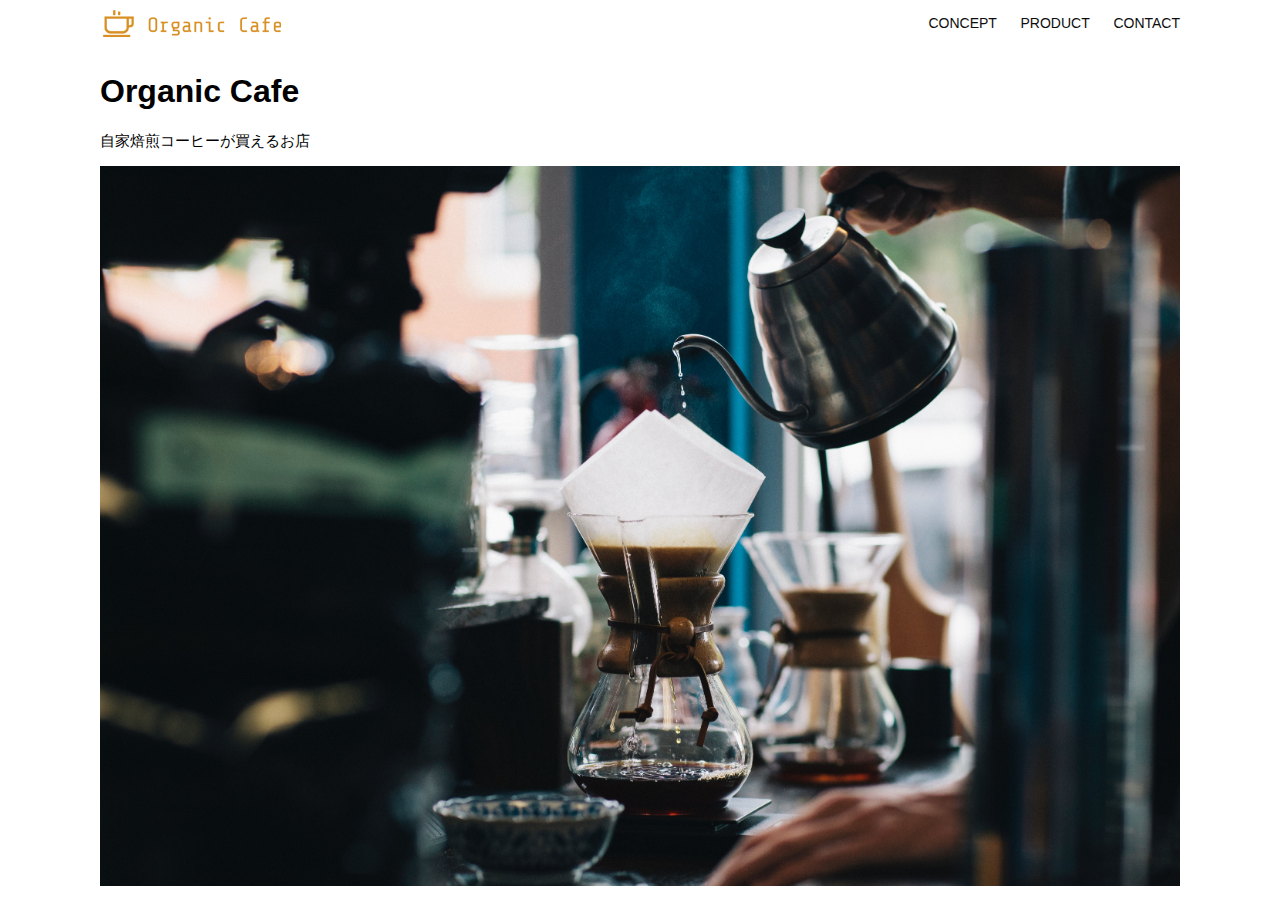
<file: html-css-kadai_013/index.html>
<!DOCTYPE html>
<html>
  <head>
    <title>Organic Cafe</title>
    <meta charset="UTF-8" />
    <meta name="description" content="自家焙煎のコーヒーがお家で楽しめるOrganic Cafe"/>
    <meta name="viewport" content="width=device-width, initial-scale=1.0" />
    <link rel="stylesheet" href="style.css" />
  </head>
  <body>
    <!-- ヘッダー -->
    <header>
      <!-- ロゴ -->
      <a href="index.html" id="logo"><img src="images/logo.png" alt="トップページに戻る"/></a>

      <!-- PC用ナビゲーション -->
      <nav id="nav-pc">
        <a href="index.html#concept">CONCEPT</a>
        <a href="index.html#product">PRODUCT</a>
        <a href="index.html#contact">CONTACT</a>
      </nav>
    </header>

        <!-- スマホ用メニューボタン -->
        <img id="menu-sp" src="images/button-menu.png" alt="ナビゲーションを開く" onclick="document.getElementById('nav-sp').style.display = 'block'">

        <!-- スマホ用ナビゲーション -->
        <nav id="nav-sp">
          <ul>
            <li>
              <img id="close" src="images/button-close.png" alt="ナビゲーションを閉じる" onclick="document.getElementById('nav-sp').style.display = 'none'">
            </li>
            <li>
              <a id="logo-sp" href="index.html" onclick="document.getElementById('nav-sp').style.display = 'none'">
                <img src="images/logo-sp.png" alt="トップページに戻る">
              </a>
            </li>
            <li>
              <a class="menu" href="index.html#concept" onclick="document.getElementById('nav-sp').style.display = 'none'">CONCEPT</a>
            </li>
            <li>
              <a class="menu" href="index.html#product" onclick="document.getElementById('nav-sp').style.display = 'none'">PRODUCT</a>
            </li>
            <li><a class="menu" href="index.html#contact" onclick="document.getElementById('nav-sp').style.display = 'none'">CONTACT</a>
            </li>
          </ul>
        </nav>

    <main>
      <article>
        <!-- メインビジュアル -->
        <section id="main-visual">
          <div id="main-message">
            <h1>Organic Cafe</h1>
            <p>自家焙煎コーヒーが買えるお店</p>
          </div>
          <img src="images/main-image.jpg" alt="コーヒーをハンドドリップで淹れる画像"/>
        </section>
      </article>
    </main>
  </body>
</html>
</file>
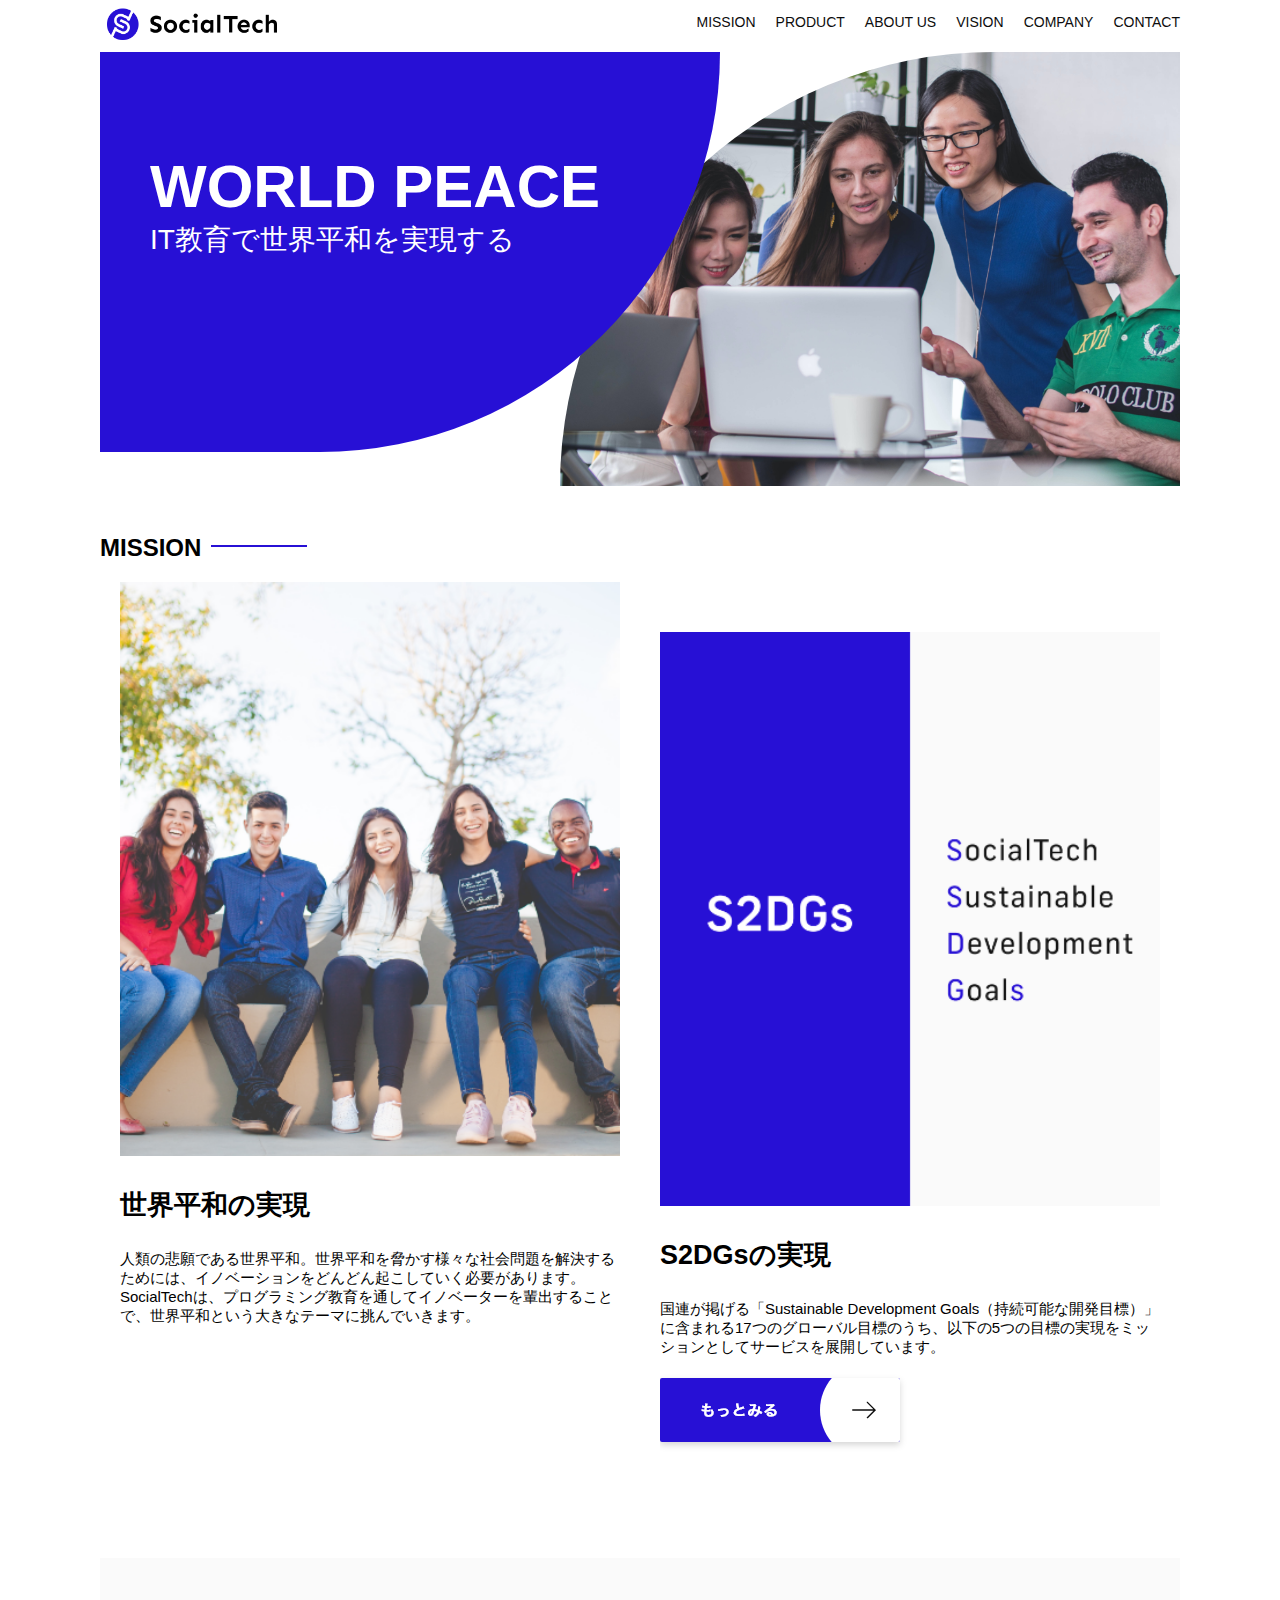
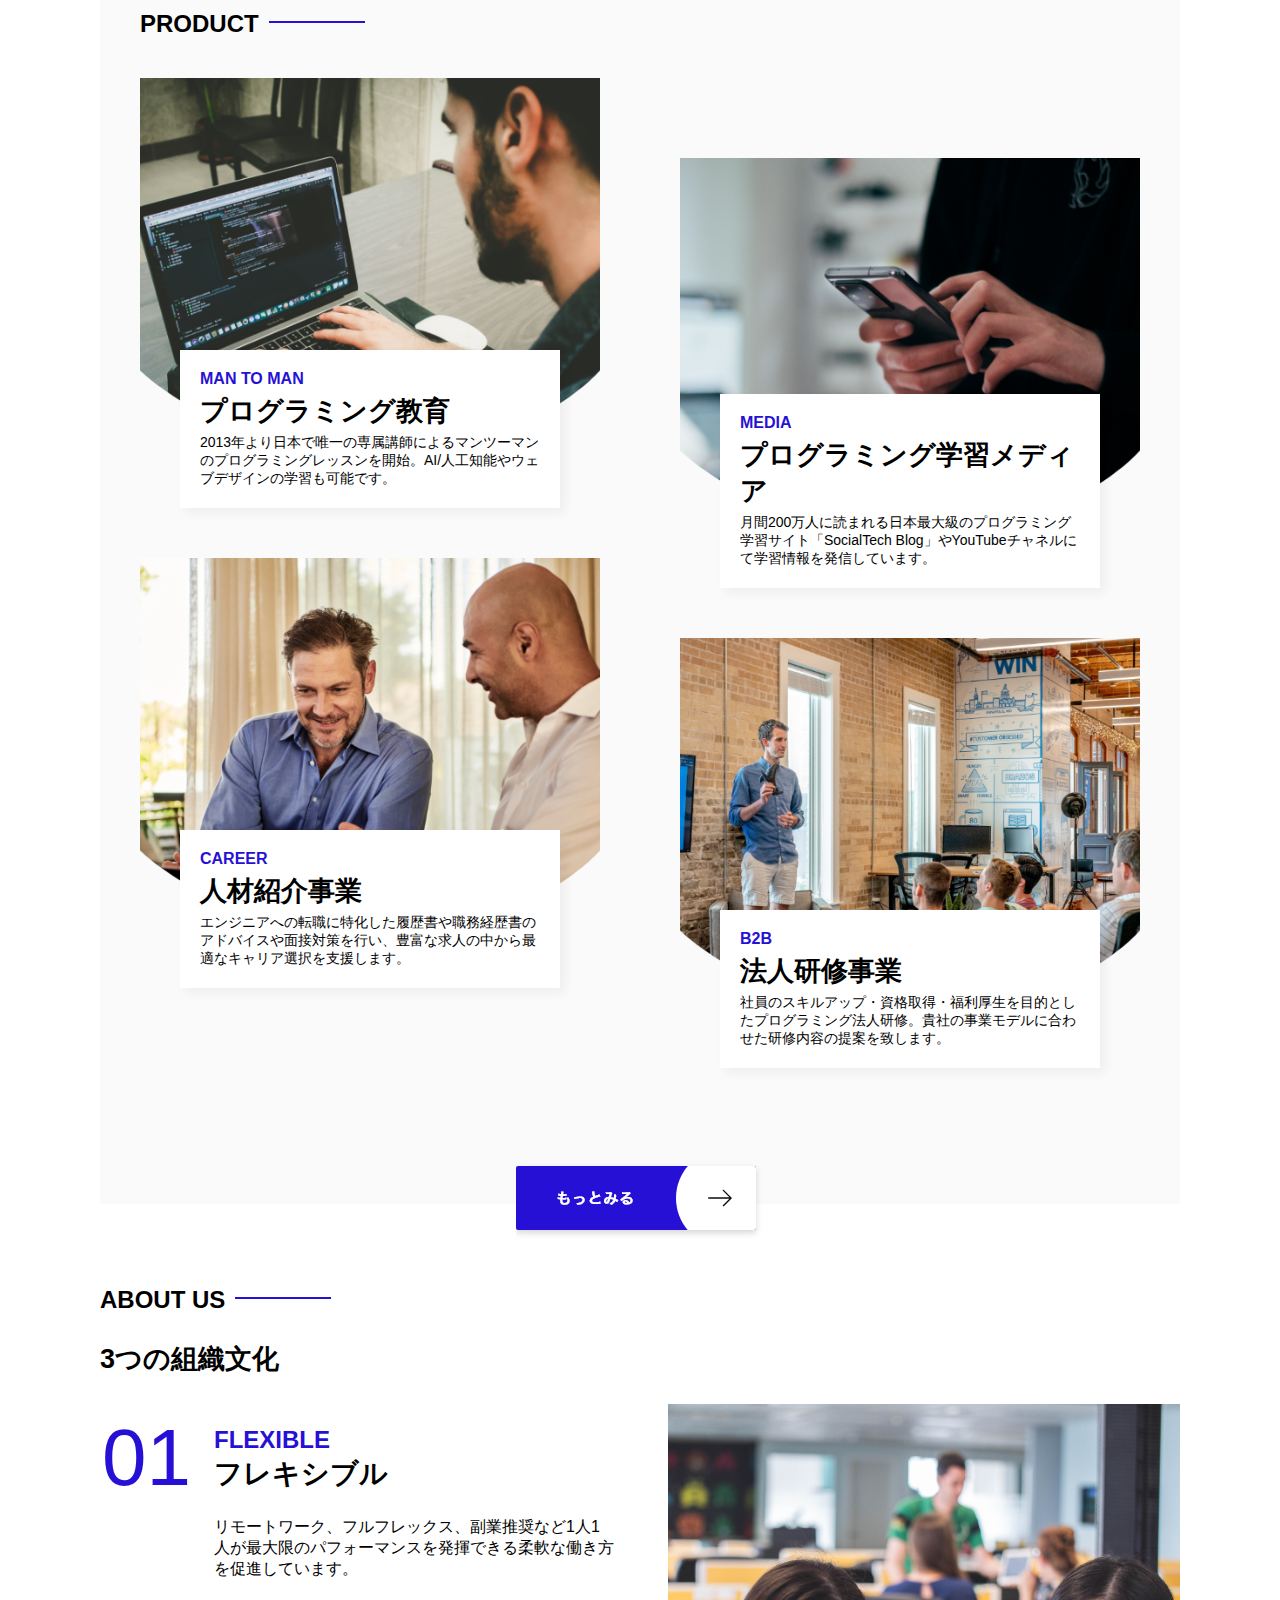
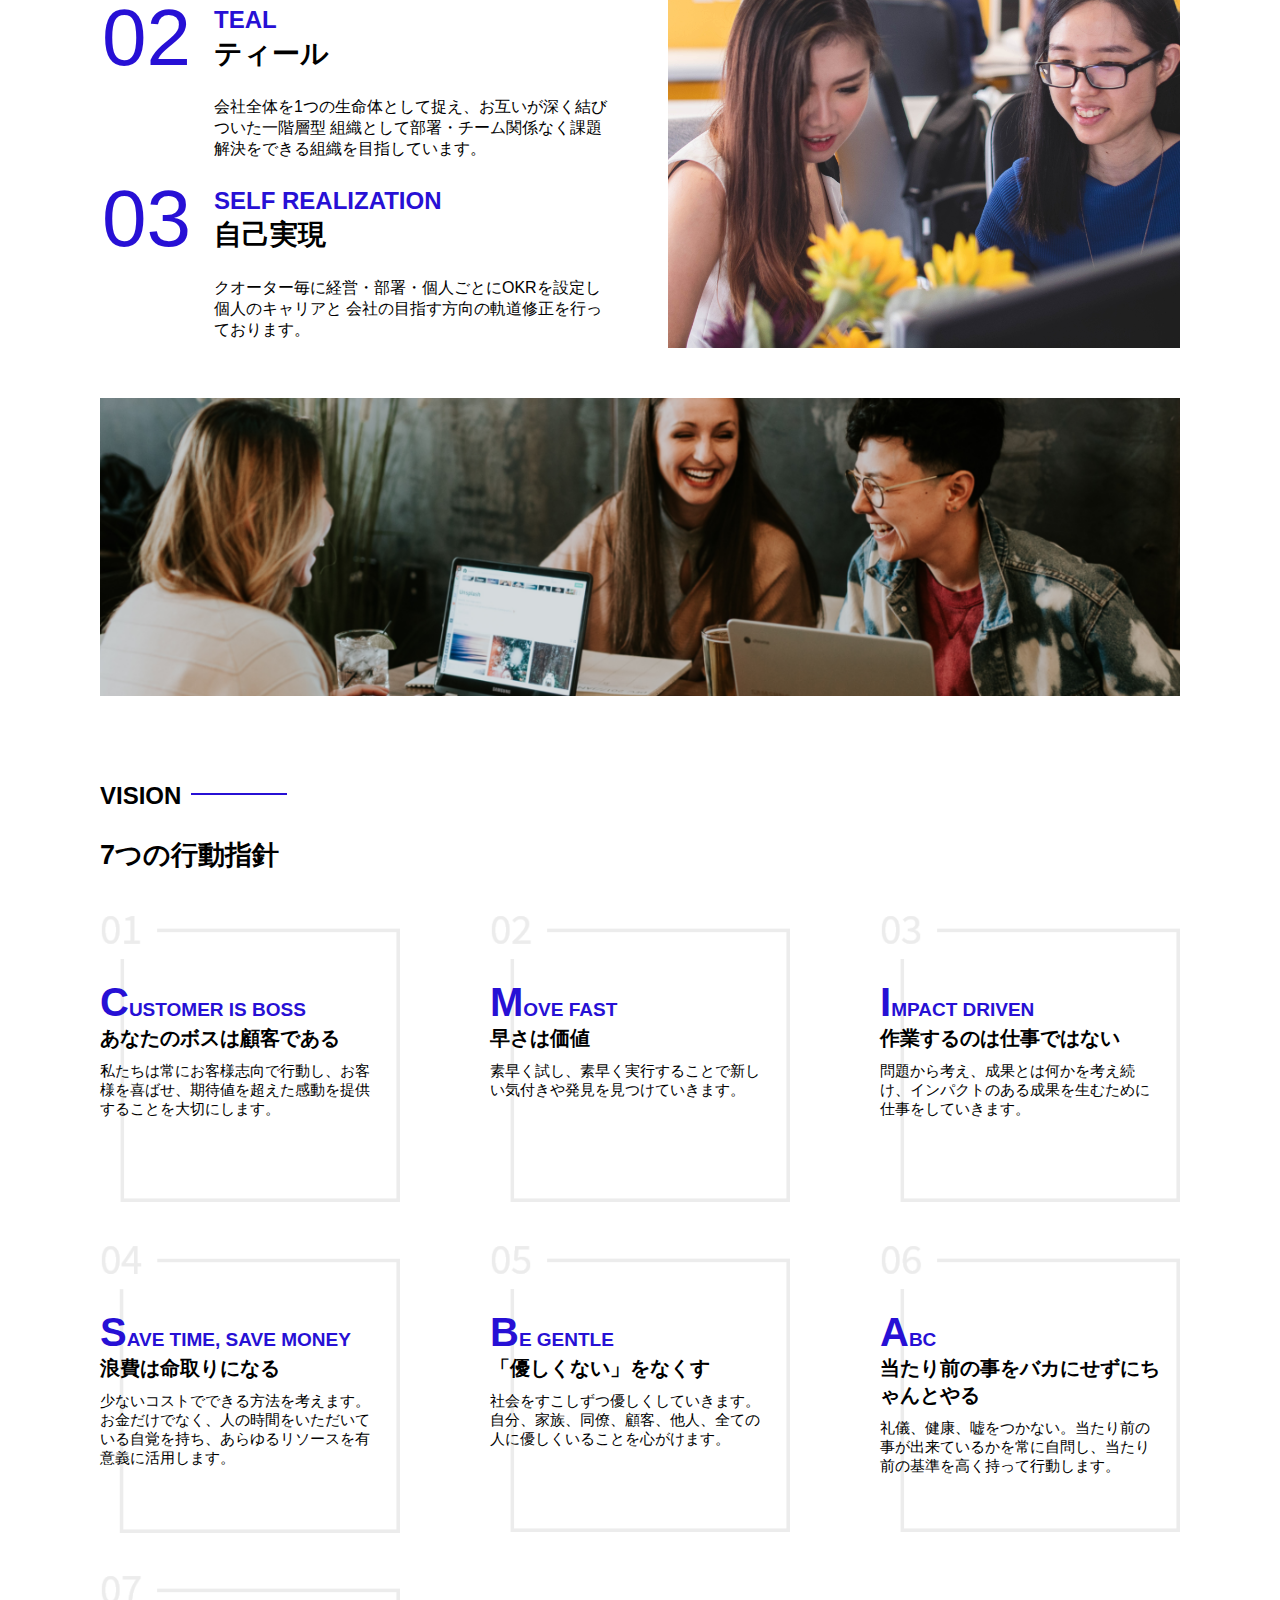
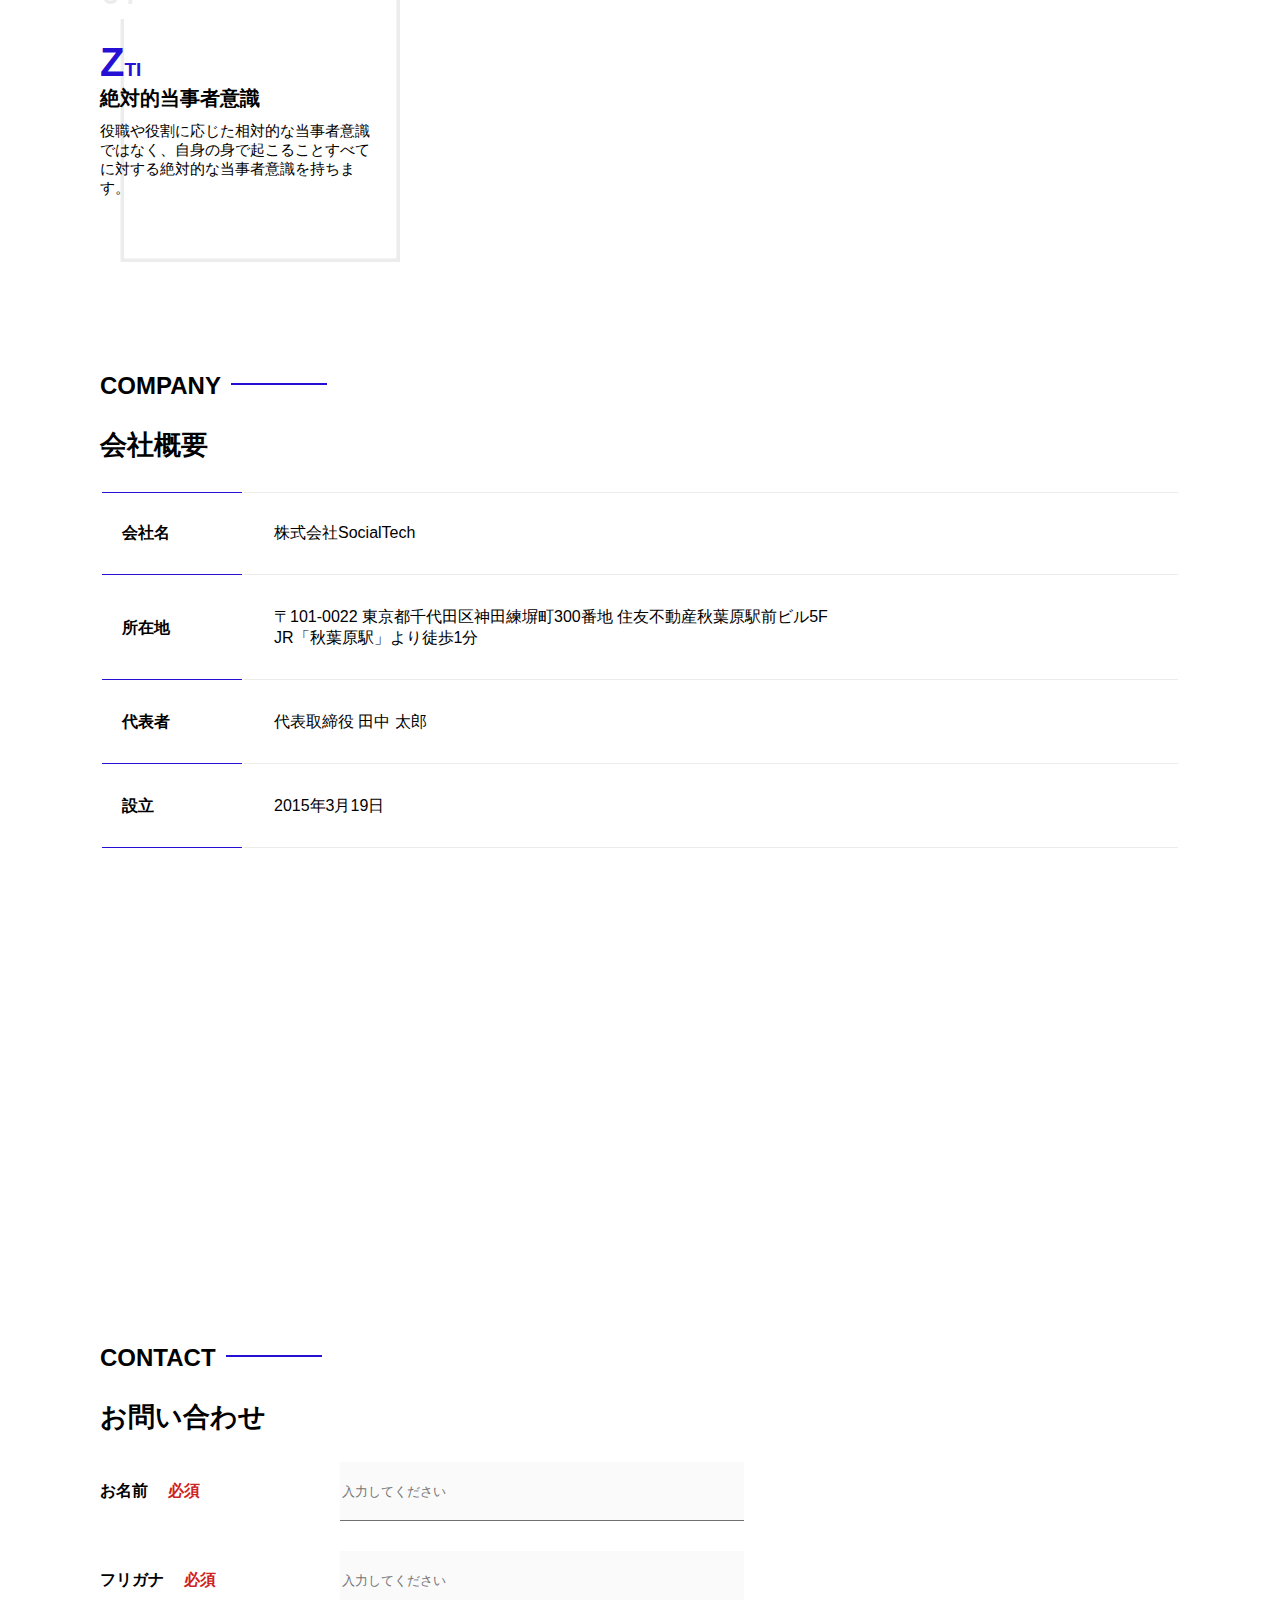
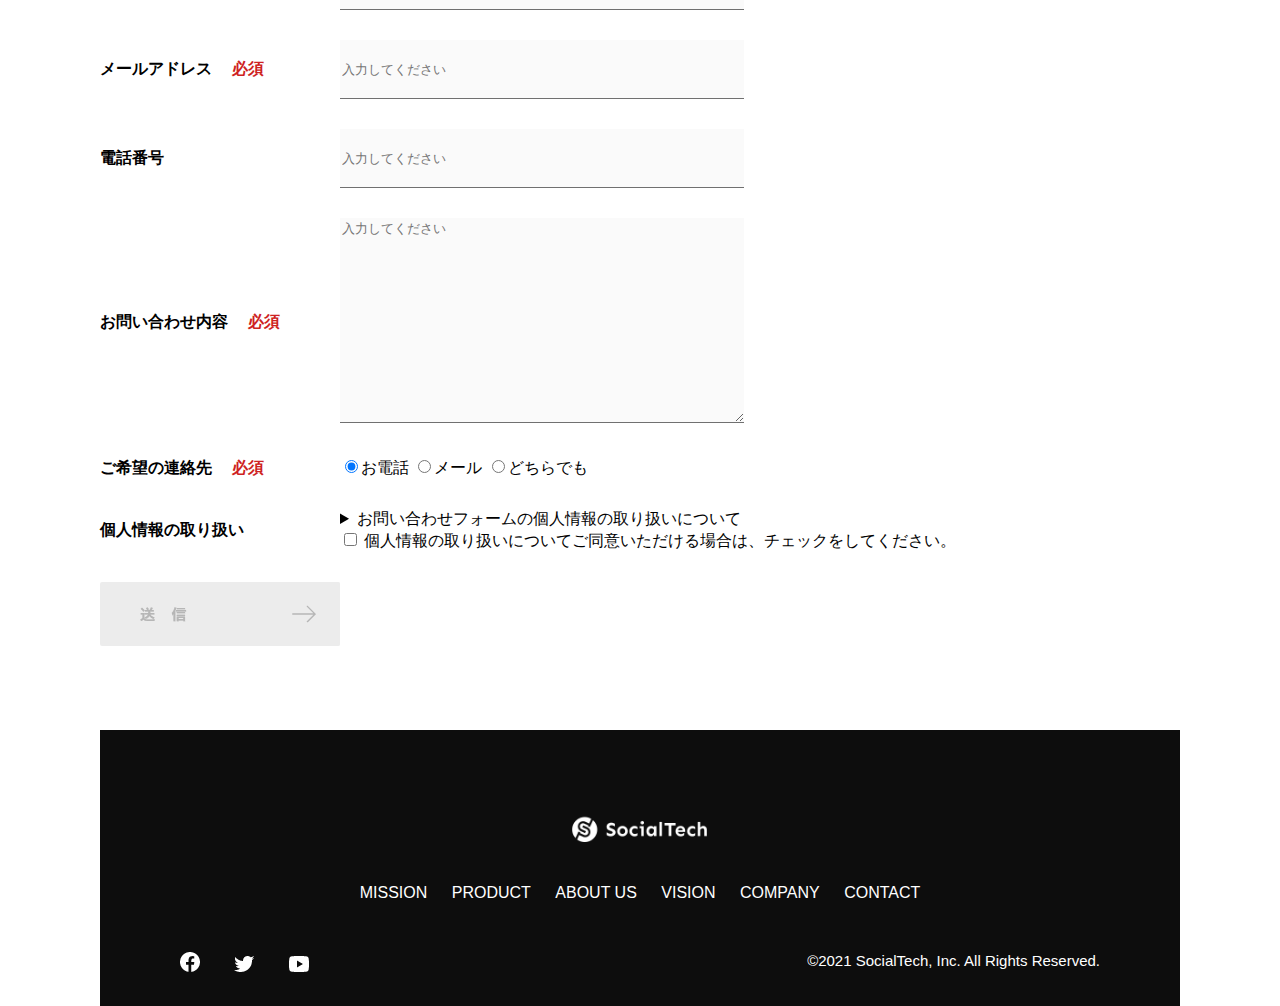
<file: socialtech/index.html>
<!DOCTYPE html>
<html>
  <head>
    <title>SocialTech</title>
    <meta charset="utf-8">
    <meta name="description" content="SocialTechはEdTech業界のリーディングカンパニーを目指します。">
    <meta name="viewport" content="width=device-width, initial-scale=1.0">
    <link rel="stylesheet" href="style.css">
  </head>

  <body>
    <header>
      <a href="index.html" id="logo">
        <img src="images/logo.png" alt="トップページに戻る">
      </a>

      <nav id="nav-pc">
        <ul>
          <li><a href="mission.html">MISSION</a></li>
          <li><a href="product.html">PRODUCT</a></li>
          <li><a href="index.html#aboutus">ABOUT US</a></li>
          <li><a href="index.html#vision">VISION</a></li>
          <li><a href="index.html#company">COMPANY</a></li>
          <li><a href="index.html#contact">CONTACT</a></li>
        </ul>
      </nav>

      <button id="menu-sp" onclick="document.getElementById('nav-sp').style.display = 'block'">
        <img src="images/button-menu.png" alt="ナビゲーションを開く">
      </button>

      <div id="nav-sp">
        <button id="close" onclick="document.getElementById('nav-sp').style.display = 'none'">
          <img src="images/button-close.png" alt="ナビゲーションを閉じる">
        </button>

        <nav>
          <ul>
            <li>
              <a id="logo-sp" href="index.html" onclick="document.getElementById('nav-sp').style.display = 'none'"><img src="images/logo-sp.png" alt="トップページに戻る"></a>
            </li>
            <li><a class="menu" href="mission.html" onclick="document.getElementById('nav-sp').style.display = 'none'">MISSION</a></li>
            <li><a class="menu" href="product.html" onclick="document.getElementById('nav-sp').style.display = 'none'">PRODUCT</a></li>
            <li><a class="menu" href="index.html#aboutus" onclick="document.getElementById('nav-sp').style.display = 'none'">ABOUT US</a></li>
            <li><a class="menu" href="index.html#vision" onclick="document.getElementById('nav-sp').style.display = 'none'">VISION</a></li>
            <li><a class="menu" href="index.html#company" onclick="document.getElementById('nav-sp').style.display = 'none'">COMPANY</a></li>
            <li><a class="menu" href="index.html#contact" onclick="document.getElementById('nav-sp').style.display = 'none'">CONTACT</a></li>
          </ul>
        </nav>
        <div id="sns">
          <a href="https://www.facebook.com/sejuku2013">
            <img src="images/button-facebook.png" alt="Facebookのリンク">
          </a>
          <a href="https://twitter.com/samuraijuku">
            <img src="images/button-twitter.png" alt="Twitterのリンク">
          </a>
          <a href="https://www.youtube.com/channel/UCCFOQO5aDK0xXam4cUQXT8g">
            <img src="images/button-youtube.png" alt="YouTubeのリンク">
          </a>
        </div>
      </div>
    </header>

    <main>
      <article>
        <section id="main-visual">
          <div id="main-message">
            <h1>WORLD PEACE</h1>
            <p>IT教育で世界平和を実現する</p>
          </div>
          <img src="images/index/index-main.png" alt="PCの周りに集まる多国籍の仲間たち">
        </section>

        <section id="mission">
          <h2 class="index-h2">MISSION</h2>
          <div id="mission-flex">
            <div>
              <img id="mission-photo" src="images/index/index-mission.png" alt="屋外のベンチで写真を撮影する多国籍の仲間たち">
              <h3>世界平和の実現</h3>
              <p>人類の悲願である世界平和。世界平和を脅かす様々な社会問題を解決するためには、イノベーションをどんどん起こしていく必要があります。SocialTechは、プログラミング教育を通してイノベーターを輩出することで、世界平和という大きなテーマに挑んでいきます。</p>
            </div>
            <div>
              <img id="s2dgs" src="images/index/s2dgs.png" alt="S2DGs">
              <h3>S2DGsの実現</h3>
              <p>国連が掲げる「Sustainable Development Goals（持続可能な開発目標）」に含まれる17つのグローバル目標のうち、以下の5つの目標の実現をミッションとしてサービスを展開しています。</p>
              <a href="mission.html">
                <img src="images/button-more.png" alt="もっとみる">
              </a>
            </div>
          </div>
        </section>

        <section id="product">
          <h2 class="index-h2">PRODUCT</h2>
          <div class="product-flex">
            <div id="product-left">
              <div>
                <img class="product-photo" src="images/index/index-mantoman.png" alt="PCでコードを書く男性">
                <div class="product-explain">
                  <span>MAN TO MAN</span>
                  <h3>プログラミング教育</h3>
                  <p>2013年より日本で唯一の専属講師によるマンツーマンのプログラミングレッスンを開始。AI/人工知能やウェブデザインの学習も可能です。</p>
                </div>
              </div>
              <div>
                <img class="product-photo" src="images/index/index-career.png" alt="笑顔で話し合う2人の男性">
                <div class="product-explain">
                  <span>CAREER</span>
                  <h3>人材紹介事業</h3>
                  <p>エンジニアへの転職に特化した履歴書や職務経歴書のアドバイスや面接対策を行い、豊富な求人の中から最適なキャリア選択を支援します。</p>
                </div>
              </div>
            </div>
            <div id="product-right">
              <div>
                <img class="product-photo" src="images/index/index-media.png" alt="スマートフォンを操作する人">
                <div class="product-explain">
                  <span>MEDIA</span>
                  <h3>プログラミング学習メディア</h3>
                  <p>月間200万人に読まれる日本最大級のプログラミング学習サイト「SocialTech Blog」やYouTubeチャネルにて学習情報を発信しています。</p>
                </div>
              </div>
              <div>
                <img class="product-photo" src="images/index/index-b2b.png" alt="講演中の男性とそれを聴く人々">
                <div class="product-explain">
                  <span>B2B</span>
                  <h3>法人研修事業</h3>
                  <p>社員のスキルアップ・資格取得・福利厚生を目的としたプログラミング法人研修。貴社の事業モデルに合わせた研修内容の提案を致します。</p>
                </div>
              </div>
            </div>
          </div>
          <div id="product-more">
            <a href="product.html">
              <img src="images/button-more.png" alt="もっとみる">
            </a>
          </div>
        </section>

        <section id="aboutus">
          <h2 class="index-h2">ABOUT US</h2>
          <h3>3つの組織文化</h3>
          <div>
            <table class="culture-table">
              <tr>
                <td class="culture-num">01</td>
                <th><span class="culture-en">FLEXIBLE</span><br>フレキシブル</th>
              </tr>
              <tr>
                <td>
                </td>
                <td class="culture-description">リモートワーク、フルフレックス、副業推奨など1人1人が最大限のパフォーマンスを発揮できる柔軟な働き方を促進しています。</td>
              </tr>
              <tr>
                <td class="culture-num">02</td>
                <th><span class="culture-en">TEAL</span><br>ティール</th>
              </tr>
              <tr>
                <td>
                </td>
                <td class="culture-description">会社全体を1つの生命体として捉え、お互いが深く結びついた一階層型 組織として部署・チーム関係なく課題解決をできる組織を目指しています。</td>
              </tr>
              <tr>
                <td class="culture-num">03</td>
                <th><span class="culture-en">SELF REALIZATION</span><br>自己実現</th>
              </tr>
              <tr>
                <td>
                </td>
                <td class="culture-description">クオーター毎に経営・部署・個人ごとにOKRを設定し個人のキャリアと 会社の目指す方向の軌道修正を行っております。</td>
              </tr>
            </table>
            <img class="culture-img" src="images/index/index-aboutus1.png" alt="笑顔で話し合う2人の女性">
          </div>
          <img class="culture-img2" src="images/index/index-aboutus2.png" alt="笑顔で話し合う3人の男女">
        </section>

        <section id="vision">
          <h2 class="index-h2">VISION</h2>
          <h3>7つの行動指針</h3>
          <div>
            <div class="vision-box">
              <img src="images/index/vision-01.png" alt="01">
              <div>
                <h4>CUSTOMER IS BOSS</h4>
                <h5>あなたのボスは顧客である</h5>
                <p>私たちは常にお客様志向で行動し、お客様を喜ばせ、期待値を超えた感動を提供することを大切にします。</p>
              </div>
            </div>
            <div class="vision-box">
              <img src="images/index/vision-02.png" alt="02">
              <div>
                <h4>MOVE FAST</h4>
                <h5>早さは価値</h5>
                <p>素早く試し、素早く実行することで新しい気付きや発見を見つけていきます。</p>
              </div>
            </div>
            <div class="vision-box">
              <img src="images/index/vision-03.png" alt="03">
              <div>
                <h4>IMPACT DRIVEN</h4>
                <h5>作業するのは仕事ではない</h5>
                <p>問題から考え、成果とは何かを考え続け、インパクトのある成果を生むために仕事をしていきます。</p>
              </div>
            </div>
            <div class="vision-box">
              <img src="images/index//vision-04.png" alt="04">
              <div>
                <h4>SAVE TIME, SAVE MONEY</h4>
                <h5>浪費は命取りになる</h5>
                <p>少ないコストでできる方法を考えます。お金だけでなく、人の時間をいただいている自覚を持ち、あらゆるリソースを有意義に活用します。</p>
              </div>
            </div>
            <div class="vision-box">
              <img src="images/index/vision-05.png" alt="05">
              <div>
                <h4>BE GENTLE</h4>
                <h5>「優しくない」をなくす</h5>
                <p>社会をすこしずつ優しくしていきます。自分、家族、同僚、顧客、他人、全ての人に優しくいることを心がけます。</p>
              </div>
            </div>
            <div class="vision-box">
              <img src="images/index/vision-06.png" alt="06">
              <div>
                <h4>ABC</h4>
                <h5>当たり前の事をバカにせずにちゃんとやる</h5>
                <p>礼儀、健康、嘘をつかない。当たり前の事が出来ているかを常に自問し、当たり前の基準を高く持って行動します。</p>
              </div>
            </div>
            <div class="vision-box">
              <img src="images/index/vision-07.png" alt="07">
              <div>
                <h4>ZTI</h4>
                <h5>絶対的当事者意識</h5>
                <p>役職や役割に応じた相対的な当事者意識ではなく、自身の身で起こることすべてに対する絶対的な当事者意識を持ちます。</p>
              </div>
            </div>
          </div>
        </section>

        <section id="company">
          <h2 class="index-h2">COMPANY</h2>
          <h3>会社概要</h3>
          <table id="company-table">
            <tr>
              <th class="tableheader tableheader-first">会社名</th>
              <td class="cell cell-first">株式会社SocialTech</td>
            </tr>
            <tr>
              <th class="tableheader">所在地</th>
              <td class="cell">〒101-0022 東京都千代田区神田練塀町300番地 住友不動産秋葉原駅前ビル5F<br>JR「秋葉原駅」より徒歩1分</td>
            </tr>
            <tr>
              <th class="tableheader">代表者</th>
              <td class="cell">代表取締役 田中 太郎</td>
            </tr>
            <tr>
              <th class="tableheader">設立</th>
              <td class="cell">2015年3月19日</td>
            </tr>
          </table>
          <iframe src="https://www.google.com/maps/embed?pb=!1m18!1m12!1m3!1d3240.0688551336807!2d139.7720776771055!3d35.69992317258124!2m3!1f0!2f0!3f0!3m2!1i1024!2i768!4f13.1!3m3!1m2!1s0x60188fee13660e23%3A0x77137876edf742ac!2z5L2P5Y-L5LiN5YuV55Sj56eL6JGJ5Y6f6aeF5YmN44OT44Or!5e0!3m2!1sja!2sjp!4v1704858013291!5m2!1sja!2sjp" style="border: 0" allowfullscreen="" loading="lazy"></iframe>
        </section>

        <section id="contact">
          <h2 class="index-h2">CONTACT</h2>
          <h3>お問い合わせ</h3>
          <form>
            <div>
              <div class="contact-heading">
                <label class="contact-label">お名前<span class="contact-span">必須</span></label>
              </div>
              <div>
                <input type="text" name="name" placeholder="入力してください" class="contact-textbox">
              </div>
            </div>
            <div>
              <div class="contact-heading">
                <label class="contact-label">フリガナ<span class="contact-span">必須</span></label>
              </div>
              <div>
                <input type="text" name="hurigana" placeholder="入力してください" class="contact-textbox">
              </div>
            </div>
            <div>
              <div class="contact-heading">
                <label class="contact-label">メールアドレス<span class="contact-span">必須</span></label>
              </div>
              <div>
                <input type="text" name="email" placeholder="入力してください" class="contact-textbox">
              </div>
            </div>
            <div>
              <div class="contact-heading">
                <label class="contact-label">電話番号</label>
              </div>
              <div>
                <input type="text" name="tel" placeholder="入力してください" class="contact-textbox">
              </div>
            </div>
            <div>
              <div class="contact-heading">
                <label class="contact-label">お問い合わせ内容<span class="contact-span">必須</span></label>
              </div>
              <div>
                <textarea class="contact-textarea" placeholder="入力してください" name="message"></textarea>
              </div>
            </div>
            <div>
              <div class="contact-heading">
                <label class="contact-label">ご希望の連絡先<span class="contact-span">必須</span></label>
              </div>
              <div><input class="radiobutton" type="radio" value="tel" name="contact" checked><label>お電話</label> <input class="radiobutton" type="radio" value="mail" name="contact"><label>メール</label> <input class="radiobutton" type="radio" value="both" name="contact"><label>どちらでも</label></div>
            </div>
            <div>
              <div class="contact-heading">
                <label class="contact-label">個人情報の取り扱い</label>
              </div>
              <div>
                <details>
                  <summary>お問い合わせフォームの個人情報の取り扱いについて</summary>
                  <div>
                    <dl>
                      <dt>１．組織の名称又は氏名</dt>
                      <dd>株式会社SocialTech</dd>
                      <dt>２．個人情報保護管理者（若しくはその代理人）の氏名又は職名、所属及び連絡先</dt>
                      <dd>
                        <p>鈴木 一郎 コーポレート部</p>
                        <p>メールアドレス：samurai@example.com</p>
                        <p>TEL：03-1234-5678</p>
                      </dd>
                      <dt>３．個人情報の利用目的</dt>
                      <dd>
                        <ul>
                          <li>・本サービス及び本サービスに関連する情報の提供又はそれらに関する連絡のため</li>
                          <li>・ユーザーの本人確認のため</li>
                          <li>・当社サービスのご案内のため</li>
                          <li>・当社の商品等の広告または宣伝（電子メールによるものを含むものとします。）</li>
                        </ul>
                      </dd>
                      <dt>４．個人情報の取り扱い業務の委託</dt>
                      <dd>個人情報の取扱業務の全部または一部を外部に業務委託する場合があります。その際、弊社は、個人情報を適切に保護できる管理体制を敷き実行していることを条件として委託先を厳選したうえで、機密保持契約を委託先と締結し、お客様の個人情報を厳密に管理させます。</dd>
                      <dt>５．個人情報の開示等の請求</dt>
                      <dd>
                        お客様は、弊社に対してご自身の個人情報の開示等（利用目的の通知、開示、内容の訂正・追加・削除、利用の停止または消去、第三者への提供の停止）に関して、当社問合わせ窓口に申し出ることができます。<br>
                        その際、弊社はお客様ご本人を確認させていただいたうえで、合理的な期間内に対応いたします。<br>
                        なお、個人情報に関する弊社問合わせ先は、次の通りです。
                      </dd>
                      <dd>
                        <p>株式会社SocialTech　個人情報問合せ窓口</p>
                        <p>〒150-0043　東京都千代田区神田練塀町300番地 住友不動産秋葉原駅前ビル5F</p>
                        <p>メールアドレス：samurai@example.com　TEL：03-1234-5678</p>
                      </dd>

                      <dt>６．個人情報を提供されることの任意性について</dt>
                      <dd>お客様がご自身の個人情報を弊社に提供されるか否かは、お客様のご判断によりますが、もしご提供されない場合には、適切なサービスが提供できない場合がありますので予めご了承ください。</dd>
                    </dl>
                  </div>
                </details>
                <input type="checkbox" name="agree">
                <span>個人情報の取り扱いについてご同意いただける場合は、チェックをしてください。</span>
              </div>
            </div>
            <input type="image" src="images/button-submit.png" alt="送信する">
          </form>
        </section>
      </article>
    </main>

    <footer>
      <div id="footer-logo">
        <img src="images/logo-sp.png" alt="SocialTech">
      </div>
      <div id="footer-link">
        <a href="mission.html">MISSION</a>
        <a href="product.html">PRODUCT</a>
        <a href="index.html#aboutus">ABOUT US</a>
        <a href="index.html#vision">VISION</a>
        <a href="index.html#company">COMPANY</a>
        <a href="index.html#contact">CONTACT</a>
      </div>
      <div id="sns-footer">
        <div class="sns-btns">
          <a href="https://www.facebook.com/sejuku2013"><img src="images/button-facebook.png" alt="Facebookのリンク"></a>
          <a href="https://twitter.com/samuraijuku"><img src="images/button-twitter.png" alt="Twitterのリンク"></a>
          <a href="https://www.youtube.com/channel/UCCFOQO5aDK0xXam4cUQXT8g"><img src="images/button-youtube.png" alt="YouTubeのリンク"></a>
        </div>
        <p id="copyright">&copy;2021 SocialTech, Inc. All Rights Reserved.</p>
      </div>
    </footer>

  </body>
</html>
</file>
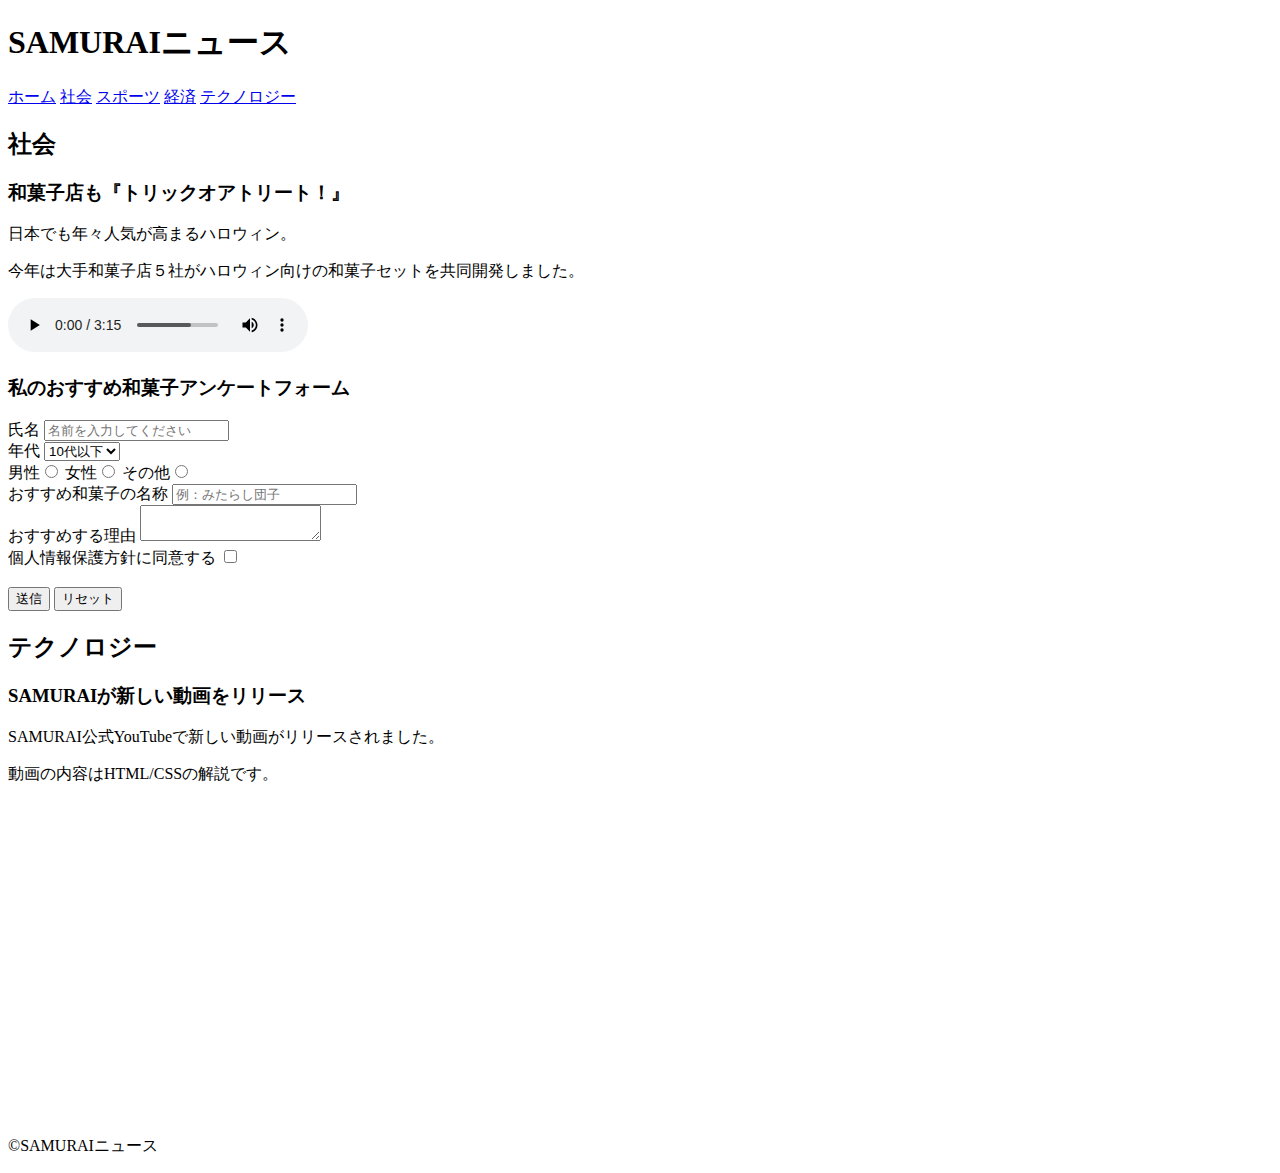
<file: kadai_008/kadai_008.html>
<!DOCTYPE html>
<html>
<head>
  <title>8章課題</title>
  <meta name="description" content="このページは8章の課題です。">
  <meta charset="UTF-8">
</head>
<body>
  <header>
    <h1>SAMURAIニュース</h1>
    <nav>
      <a href="https://www.sejuku.net/">ホーム</a>
      <a href="https://www.sejuku.net/">社会</a>
      <a href="https://www.sejuku.net/">スポーツ</a>
      <a href="https://www.sejuku.net/">経済</a>
      <a href="https://www.sejuku.net/">テクノロジー</a>
    </nav>
  </header>
  <main>
    <article>
      <h2>社会</h2>
      <section>
        <h3>和菓子店も『トリックオアトリート！』</h3>
        <p>日本でも年々人気が高まるハロウィン。</p>
       <p>今年は大手和菓子店５社がハロウィン向けの和菓子セットを共同開発しました。</p>
       </section>
       <audio src="ichi.mp3" controls></audio>
      <section>
        <h3>私のおすすめ和菓子アンケートフォーム</h3>
        <form>
          <label>氏名</label>
          <input type="text"placeholder="名前を入力してください">
          <br>
          <label>年代</label>
          <select>
            <option>10代以下</option>
            <option>20代</option>
            <option>30代</option>
            <option>40代以上</option>
          </select>
          <br>
          <label>男性</label><input type="radio"name="gender">
          <label>女性</label><input type="radio"name="gender">
          <label>その他</label><input type="radio"name="gender">
          <br>
          <label>おすすめ和菓子の名称</label>
          <input type="text"placeholder="例：みたらし団子">
          <br>
          <label>おすすめする理由</label>
          <textarea></textarea>
          <br>
          <label>個人情報保護方針に同意する</label>
          <input type="checkbox">
          <br>
          <br>
          <input type="submit" value="送信">
          <input type="reset" value="リセット">
        </form>
      </section>
    </article>
    <article>
      <h2>テクノロジー</h2>
      <section>
        <h3>SAMURAIが新しい動画をリリース</h3>
        <p>SAMURAI公式YouTubeで新しい動画がリリースされました。</p>
        <p>動画の内容はHTML/CSSの解説です。</p>
        <iframe width="560" height="315" src="https://www.youtube.com/embed/2JLiGSUohEo?si=_fHr5tiKRIyWEcdk" title="YouTube video player" frameborder="0" allow="accelerometer; autoplay; clipboard-write; encrypted-media; gyroscope; picture-in-picture; web-share" referrerpolicy="strict-origin-when-cross-origin" allowfullscreen></iframe>
      </section>
    </article>
  </main>
  <footer>
    <p>&copy;SAMURAIニュース</p>
  </footer>
</body>
</html>
</file>
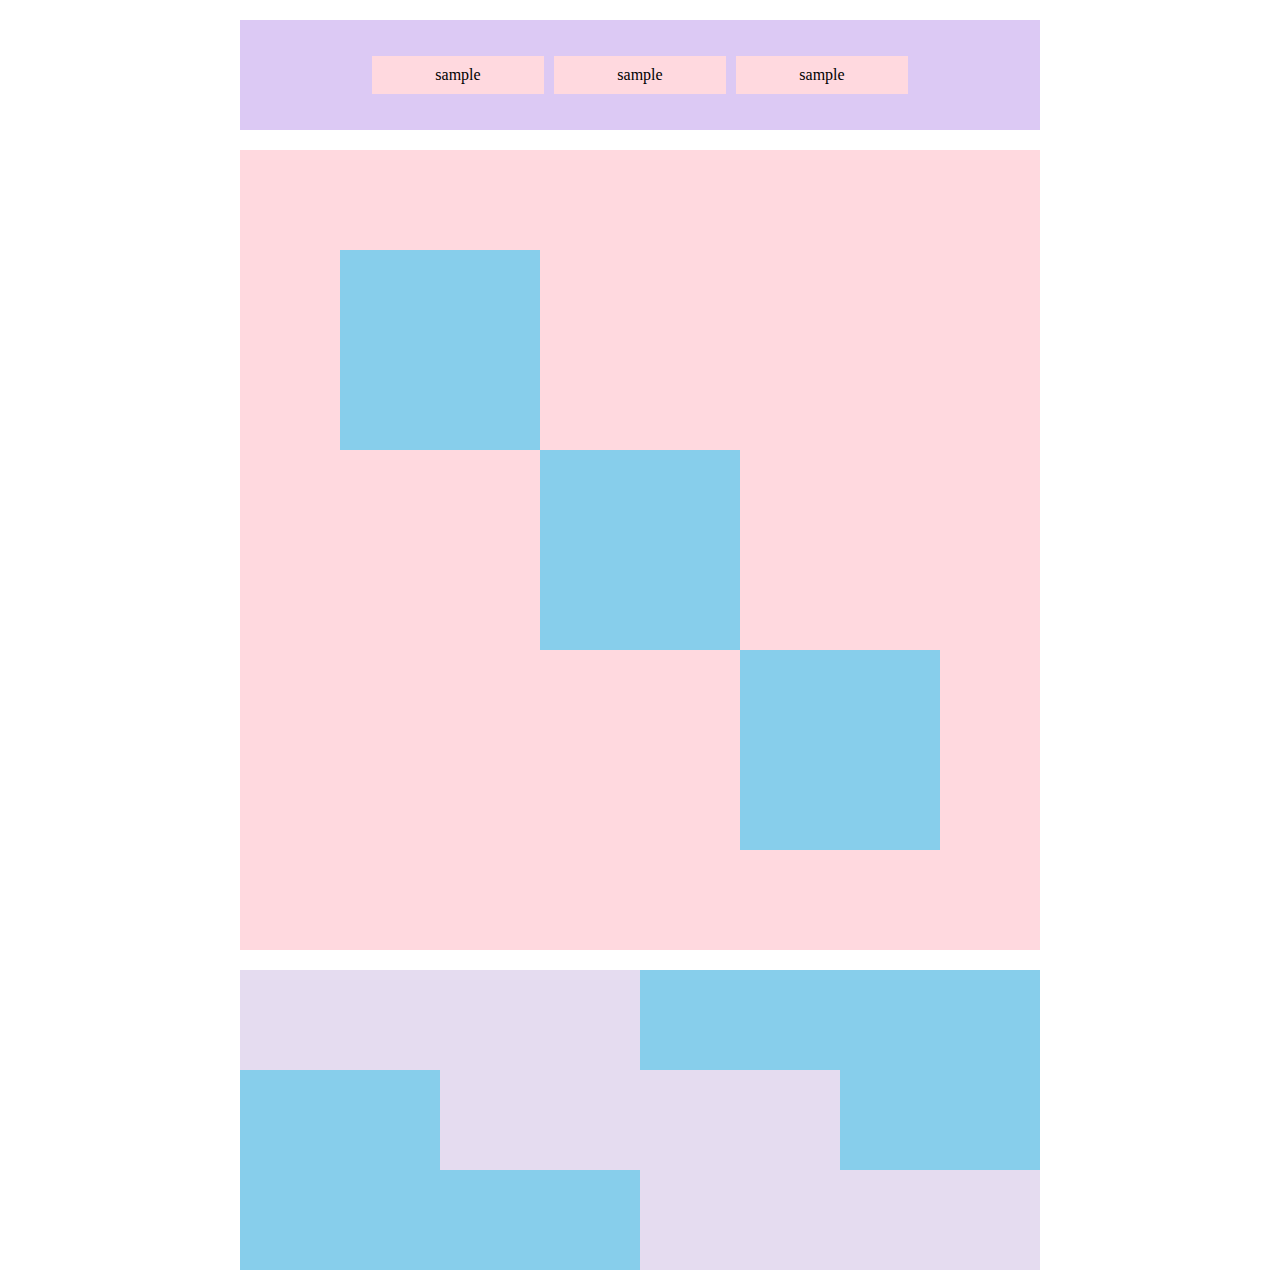
<file: kadai_018/kadai_018.html>
<!DOCTYPE html>
<html>
<head>
  <meta charset="UTF-8">
  <link rel="stylesheet" href="style.css">
  <meta name="description" content="このページは18章の課題です。">
  <title>18章課題</title>
</head>
<body>
  <div id="top">
    <p class="top-child">sample</p>
    <p class="top-child">sample</p>
    <p class="top-child">sample</p>
  </div>
  <div id="middle">
    <div id="middle-child01"></div>
    <div id="middle-child02"></div>
    <div id="middle-child03"></div>
  </div>
  <div id="bottom">
    <div id="bottom-child01"></div>
    <div id="bottom-child02"></div>
    <div id="bottom-child03"></div>
  </div>
</body>
</html>
</file>
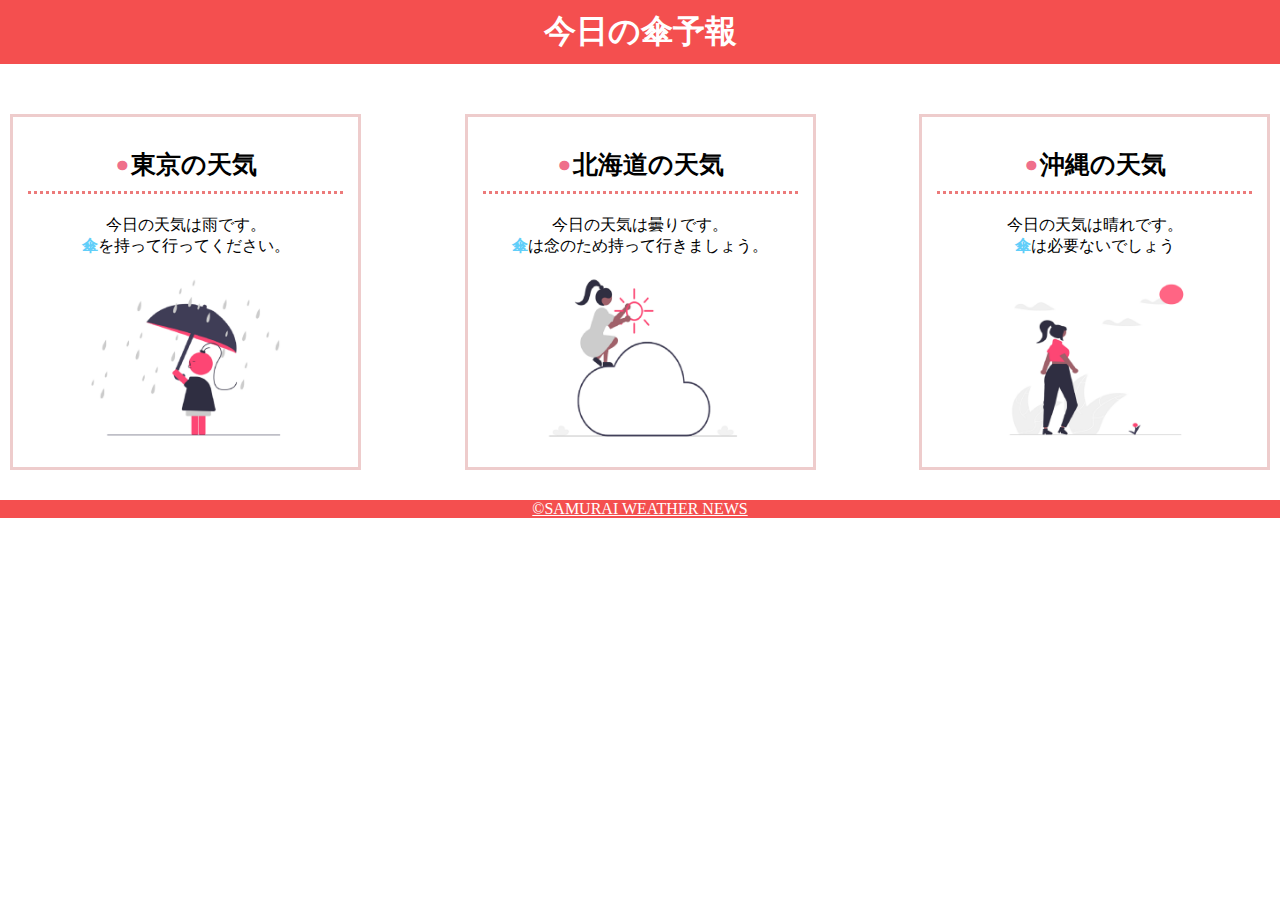
<file: kadai_022/kadai_022.html>
<!DOCTYPE html>
<html>
    <head>
        <meta charset="UTF-8">
        <meta name="viewport" content="width=device-width, initial-scale=1.0">
        <link rel="stylesheet" href="style.css">
        <meta name="description" content="このページは22章の課題です。">
        <title>22章課題</title>
    </head>
    <body>
       
        <header>
            <h1>今日の傘予報</h1>
        </header>  
 
        <main>

            <div id="parent">
                <div class="contents">
                    <h2>東京の天気</h2>
                    <p>今日の天気は雨です。</p>
                    <p>傘を持って行ってください。</p>
                    <img src="images/rainy.png" alt="雨">
                </div>
 
                <div class="contents">
                    <h2>北海道の天気</h2>
                    <p>今日の天気は曇りです。</p>
                    <p>傘は念のため持って行きましょう。</p>
                    <img src="images/cloudy.png" alt="曇り">
                </div>
 
                <div class="contents">
                    <h2>沖縄の天気</h2>
                    <p>今日の天気は晴れです。</p>
                    <p>傘は必要ないでしょう</p>
                    <img src="images/sunny.png" alt="晴れ">
                </div>

            </div>    
 
        </main>
 
        <footer>
            <a href="https://www.sejuku.net/corp/">&copy;SAMURAI WEATHER NEWS</a>
         </footer>
 
    </body>
</html>
</file>
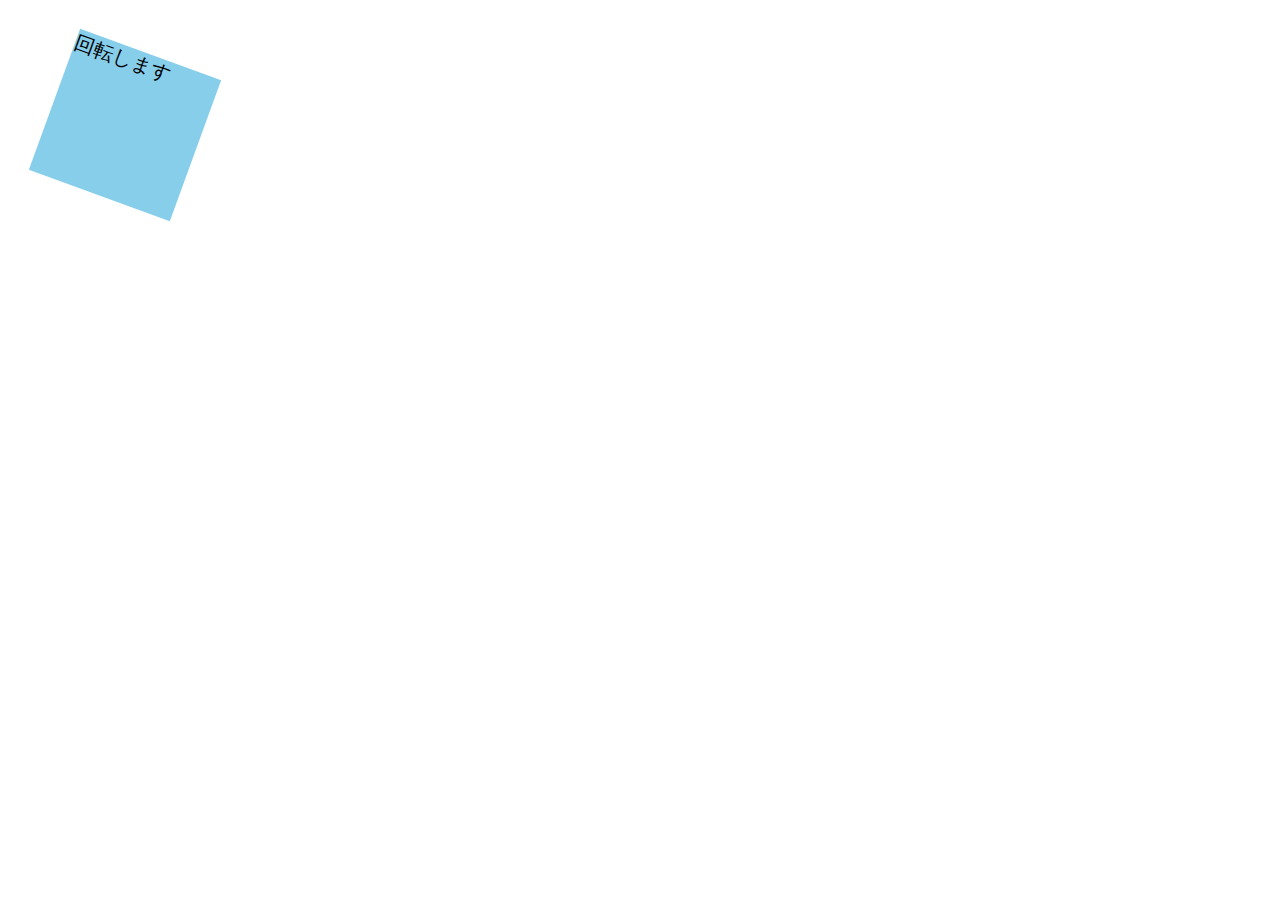
<file: kadai_mdn_css/mdn.html>
<!DOCTYPE html>
<html>

<head>
    <style>
        div {
            position: absolute;
            left: 50px;
            top: 50px;
            width: 150px;
            height: 150px;
            background-color: skyblue;
            display:flex;
            font-size: 20px;
            transform:rotate(20deg);
        }
    </style>
</head>

<body>
  <div>
    回転します
  </div>
</body>

</html>
</file>
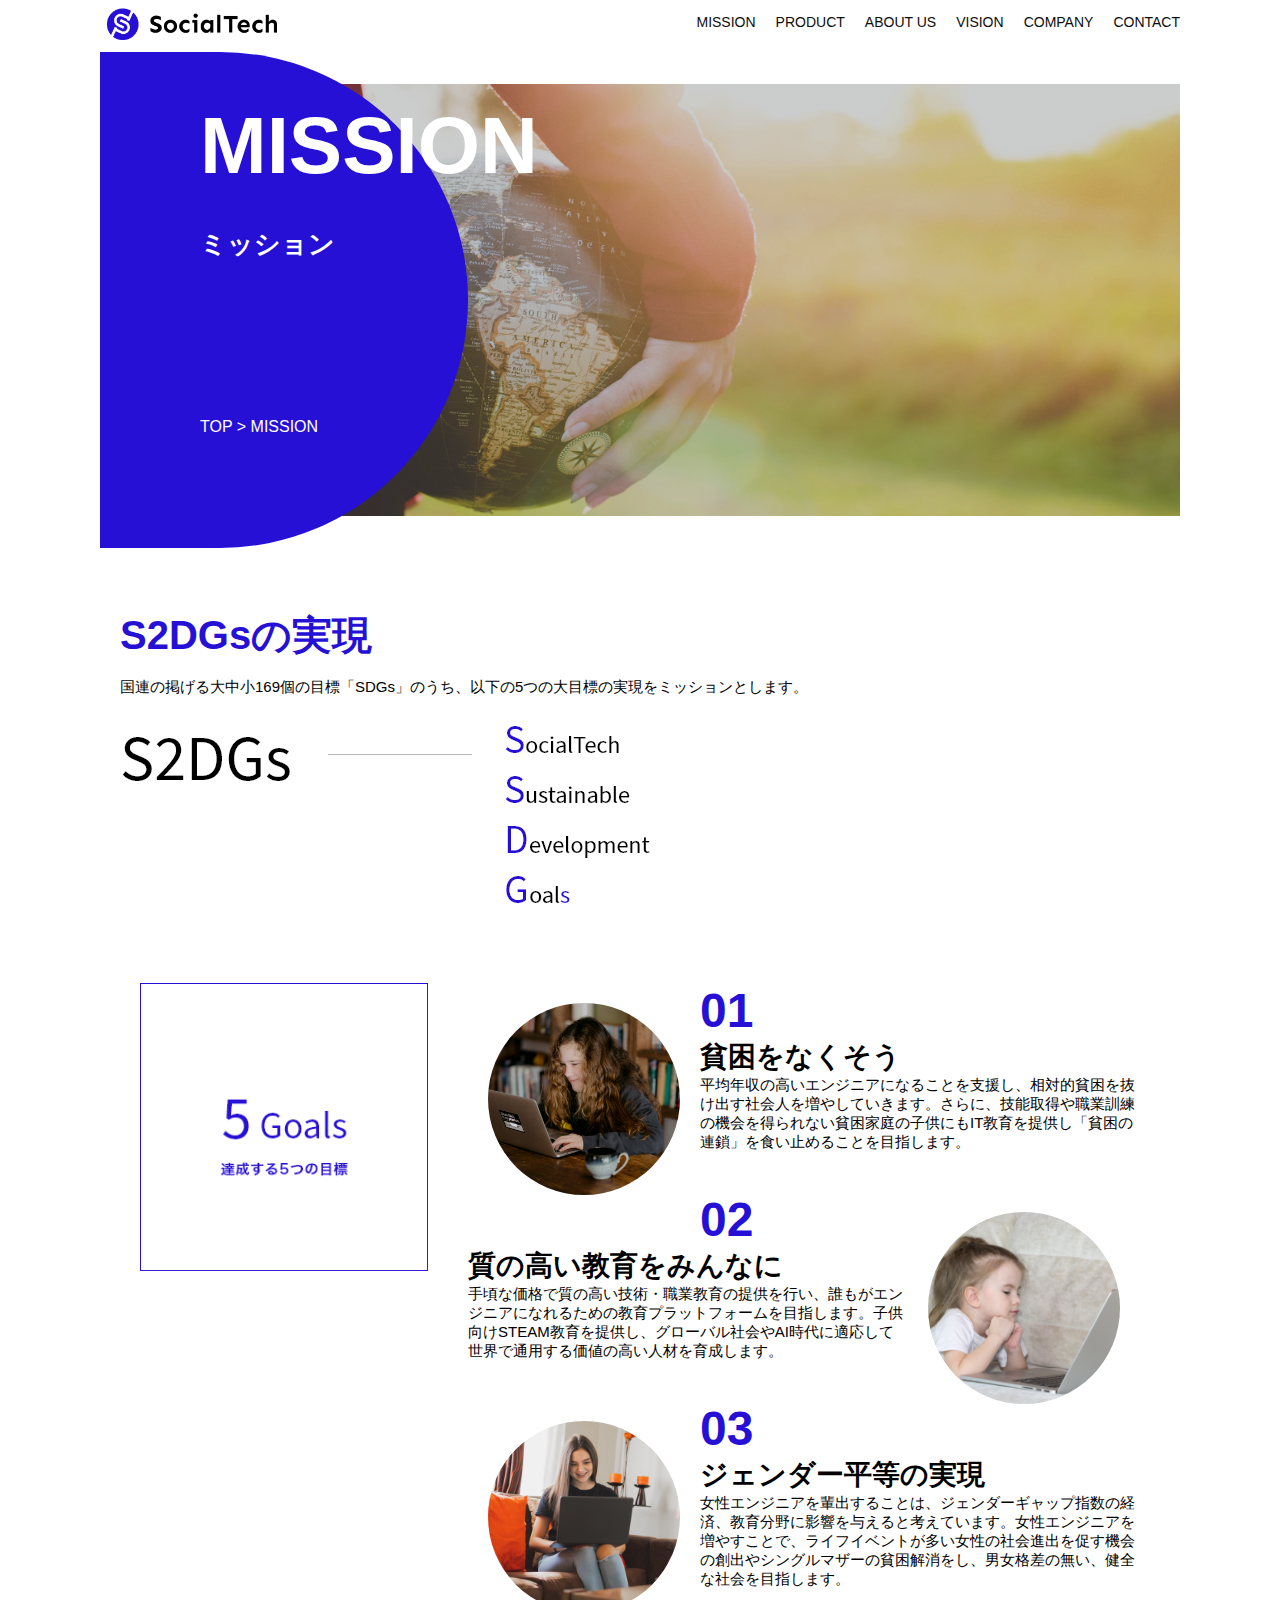
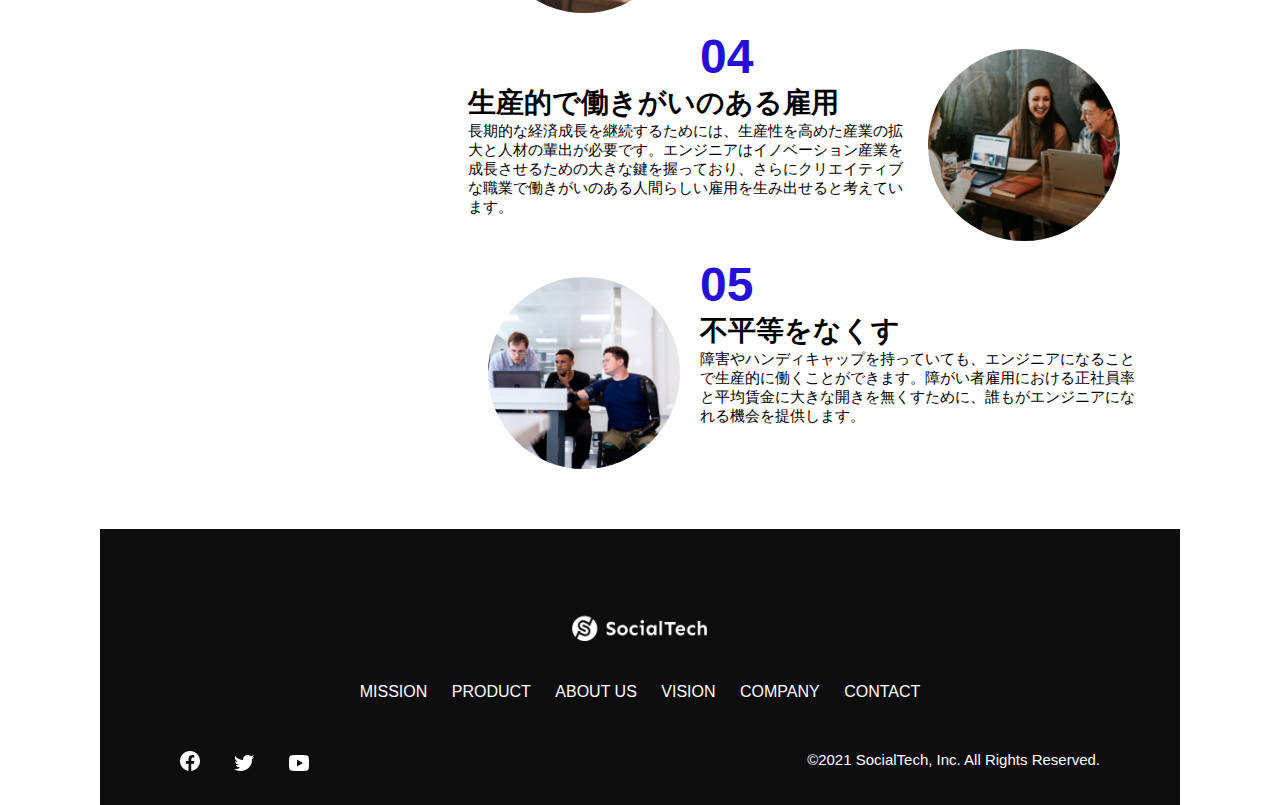
<file: socialtech/mission.html>
<!DOCTYPE html>
<html>
  <head>
    <title>SocialTech - MISSION ミッション -</title>
    <meta charset="utf-8">
    <meta name="description" content="SocialTechが目指す5つの目標（S2DGs）を紹介します">
    <meta name="viewport" content="width=device-width, initial-scale=1.0">
    <link rel="stylesheet" href="style.css">
  </head>
  <body>
    <header>
      <a href="index.html" id="logo">
        <img src="images/logo.png" alt="トップページに戻る">
      </a>
      <nav id="nav-pc">
        <ul>
          <li><a href="mission.html">MISSION</a></li>
          <li><a href="product.html">PRODUCT</a></li>
          <li><a href="index.html#aboutus">ABOUT US</a></li>
          <li><a href="index.html#vision">VISION</a></li>
          <li><a href="index.html#company">COMPANY</a></li>
          <li><a href="index.html#contact">CONTACT</a></li>
        </ul>
      </nav>
      <button id="menu-sp" onclick="document.getElementById('nav-sp').style.display = 'block'">
        <img src="images/button-menu.png" alt="ナビゲーションを開く">
      </button>
      <div id="nav-sp">
        <button id="close" onclick="document.getElementById('nav-sp').style.display = 'none'">
          <img src="images/button-close.png" alt="ナビゲーションを閉じる">
        </button>
        <nav>
          <ul>
            <li>
              <a id="logo-sp" href="index.html" onclick="document.getElementById('nav-sp').style.display = 'none'"><img src="images/logo-sp.png" alt="トップページに戻る"></a>
            </li>
            <li><a class="menu" href="mission.html" onclick="document.getElementById('nav-sp').style.display = 'none'">MISSION</a></li>
            <li><a class="menu" href="product.html" onclick="document.getElementById('nav-sp').style.display = 'none'">PRODUCT</a></li>
            <li><a class="menu" href="index.html#aboutus" onclick="document.getElementById('nav-sp').style.display = 'none'">ABOUT US</a></li>
            <li><a class="menu" href="index.html#vision" onclick="document.getElementById('nav-sp').style.display = 'none'">VISION</a></li>
            <li><a class="menu" href="index.html#company" onclick="document.getElementById('nav-sp').style.display = 'none'">COMPANY</a></li>
            <li><a class="menu" href="index.html#contact" onclick="document.getElementById('nav-sp').style.display = 'none'">CONTACT</a></li>
          </ul>
        </nav>
        <div id="sns">
          <a href="https://www.facebook.com/sejuku2013">
            <img src="images/button-facebook.png" alt="Facebookのリンク">
          </a>
          <a href="https://twitter.com/samuraijuku">
            <img src="images/button-twitter.png" alt="Twitterのリンク">
          </a>
          <a href="https://www.youtube.com/channel/UCCFOQO5aDK0xXam4cUQXT8g">
            <img src="images/button-youtube.png" alt="YouTubeのリンク">
          </a>
        </div>
      </div>
    </header>

    <main>
    <article>
        <section id="mission-main">
          <div class="mission-main-inner">
            <div id="mission-title">
              <h1>MISSION<br><span>ミッション</span></h1>
              <p>TOP > MISSION</p>
            </div>
          </div>
        </section>

        <section id="mission-s2dgs">
          <h2 class="mission-h2">S2DGsの実現</h2>
          <p>国連の掲げる大中小169個の目標「SDGs」のうち、以下の5つの大目標の実現をミッションとします。</p>
          <img src="images/mission/mission-s2dgs.png" alt="S2DGs">
        </section>

        <section id="mission-five-goals">
          <div class="five-goals-image">
            <img src="images/mission/mission-5goals.png" alt="5Goals">
          </div>
          <div class="five-goals-read">
            <div>
             <img class="fivegoals-image-left" src="images/mission/mission-5goals01.png" alt="PCを操作する女の子">
             <span class="fivegoals-number">01</span>
             <h3 class="fivegoals-h3">貧困をなくそう</h3>
             <p class="fivegoals-p">平均年収の高いエンジニアになることを支援し、相対的貧困を抜け出す社会人を増やしていきます。さらに、技能取得や職業訓練の機会を得られない貧困家庭の子供にもIT教育を提供し「貧困の連鎖」を食い止めることを目指します。</p>
           </div>
           <div>
             <img class="fivegoals-image-right" src="images/mission/mission-5goals02.png" alt="PCを見つめる小さい女の子">
             <span class="fivegoals-number">02</span>
             <h3 class="fivegoals-h3">質の高い教育をみんなに</h3>
             <p class="fivegoals-p">手頃な価格で質の高い技術・職業教育の提供を行い、誰もがエンジニアになれるための教育プラットフォームを目指します。子供向けSTEAM教育を提供し、グローバル社会やAI時代に適応して世界で通用する価値の高い人材を育成します。</p>
           </div>
           <div>
             <img class="fivegoals-image-left" src="images/mission/mission-5goals03.png" alt="PCを操作する女性">
            
             <span class="fivegoals-number">03</span>
             <h3 class="fivegoals-h3">ジェンダー平等の実現</h3>
             <p class="fivegoals-p">女性エンジニアを輩出することは、ジェンダーギャップ指数の経済、教育分野に影響を与えると考えています。女性エンジニアを増やすことで、ライフイベントが多い女性の社会進出を促す機会の創出やシングルマザーの貧困解消をし、男女格差の無い、健全な社会を目指します。</p>
           </div>
           <div>
             <img class="fivegoals-image-right" src="images/mission/mission-5goals04.png" alt="笑顔で話し合う3人の男女">
             <span class="fivegoals-number">04</span>
             <h3 class="fivegoals-h3">生産的で働きがいのある雇用</h3>
             <p class="fivegoals-p">長期的な経済成長を継続するためには、生産性を高めた産業の拡大と人材の輩出が必要です。エンジニアはイノベーション産業を成長させるための大きな鍵を握っており、さらにクリエイティブな職業で働きがいのある人間らしい雇用を生み出せると考えています。</p>
           </div>
           <div>
             <img class="fivegoals-image-left" src="images/mission/mission-5goals05.png" alt="障害を持つ男性が生き生きと働く様子">
             <span class="fivegoals-number">05</span>
             <h3 class="fivegoals-h3">不平等をなくす</h3>
             <p class="fivegoals-p">障害やハンディキャップを持っていても、エンジニアになることで生産的に働くことができます。障がい者雇用における正社員率と平均賃金に大きな開きを無くすために、誰もがエンジニアになれる機会を提供します。</p>
           </div>
          </div>
      </section>
    </article>
    
    <footer>
      <div id="footer-logo">
        <img src="images/logo-sp.png" alt="SocialTech">
      </div>
      <div id="footer-link">
        <a href="mission.html">MISSION</a>
        <a href="product.html">PRODUCT</a>
        <a href="index.html#aboutus">ABOUT US</a>
        <a href="index.html#vision">VISION</a>
        <a href="index.html#company">COMPANY</a>
        <a href="index.html#contact">CONTACT</a>
      </div>
      <div id="sns-footer">
        <div class="sns-btns">
          <a href="https://www.facebook.com/sejuku2013"><img src="images/button-facebook.png" alt="Facebookのリンク"></a>
          <a href="https://twitter.com/samuraijuku"><img src="images/button-twitter.png" alt="Twitterのリンク"></a>
          <a href="https://www.youtube.com/channel/UCCFOQO5aDK0xXam4cUQXT8g"><img src="images/button-youtube.png" alt="YouTubeのリンク"></a>
        </div>
        <p id="copyright">&copy;2021 SocialTech, Inc. All Rights Reserved.</p>
      </div>
    </footer>

  </body>
</html>
</file>
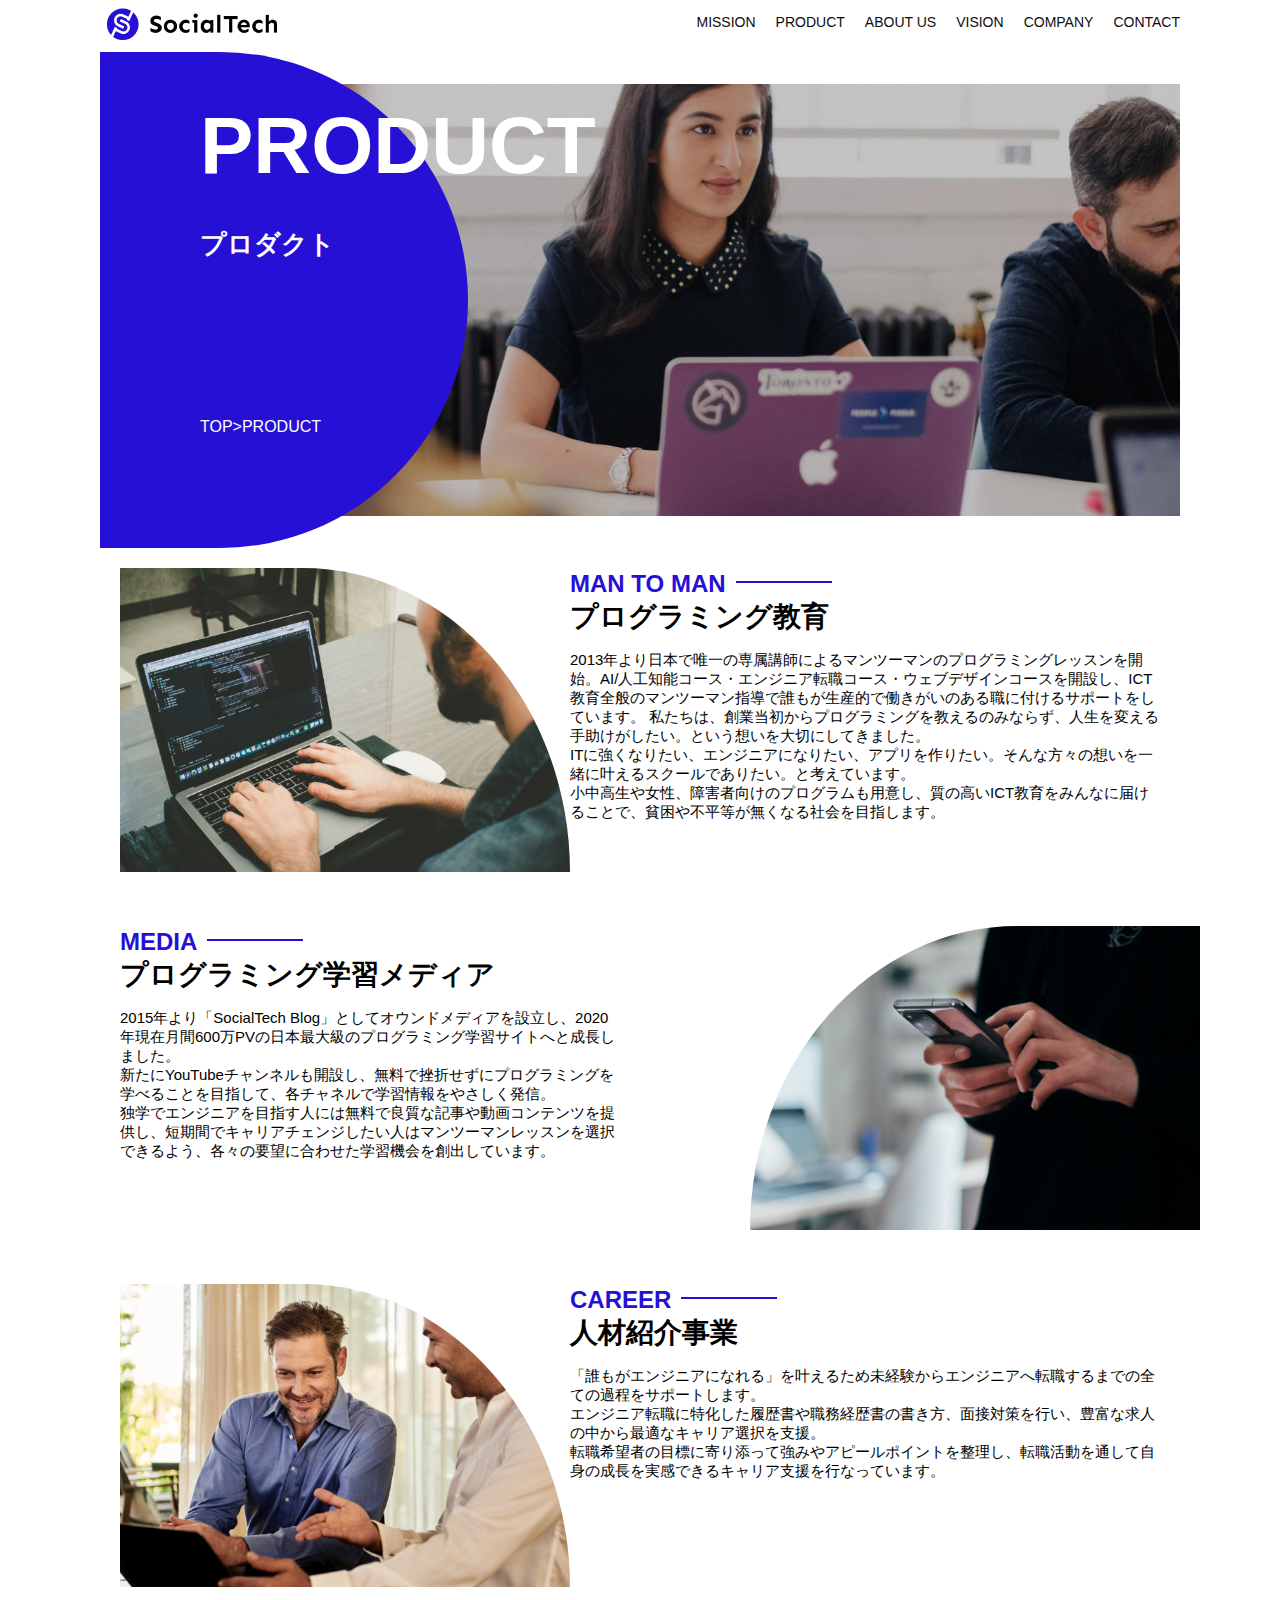
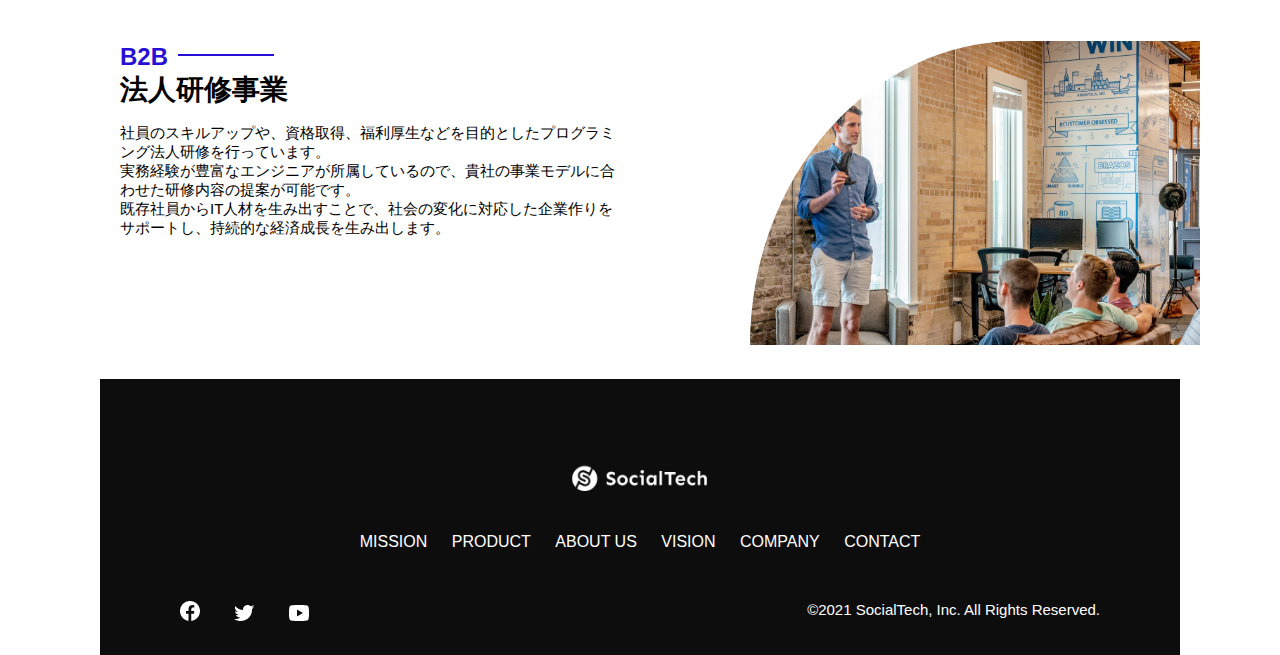
<file: socialtech/product.html>
<!DOCTYPE html>
<html>
  <head>
    <title>SocialTech -PRODUCT プロダクト-</title>
    <meta charset="utf-8">
    <meta name="description" content="SocialTechの4つのプロダクトを紹介します">
    <meta name="viewport" content="width=device-width, initial-scale=1.0">
    <link rel="stylesheet" href="style.css">
  </head>

  <body>
    <header>
      <a href="index.html" id="logo">
        <img src="images/logo.png" alt="トップページに戻る">
      </a>

      <nav id="nav-pc">
        <ul>
          <li><a href="mission.html">MISSION</a></li>
          <li><a href="product.html">PRODUCT</a></li>
          <li><a href="index.html#aboutus">ABOUT US</a></li>
          <li><a href="index.html#vision">VISION</a></li>
          <li><a href="index.html#company">COMPANY</a></li>
          <li><a href="index.html#contact">CONTACT</a></li>
        </ul>
      </nav>

      <button id="menu-sp" onclick="document.getElementById('nav-sp').style.display = 'block'">
        <img src="images/button-menu.png" alt="ナビゲーションを開く">
      </button>

      <div id="nav-sp">
        <button id="close" onclick="document.getElementById('nav-sp').style.display = 'none'">
          <img src="images/button-close.png" alt="ナビゲーションを閉じる">
        </button>

        <nav>
          <ul>
            <li>
              <a id="logo-sp" href="index.html" onclick="document.getElementById('nav-sp').style.display = 'none'"><img src="images/logo-sp.png" alt="トップページに戻る"></a>
            </li>
            <li><a class="menu" href="mission.html" onclick="document.getElementById('nav-sp').style.display = 'none'">MISSION</a></li>
            <li><a class="menu" href="product.html" onclick="document.getElementById('nav-sp').style.display = 'none'">PRODUCT</a></li>
            <li><a class="menu" href="index.html#aboutus" onclick="document.getElementById('nav-sp').style.display = 'none'">ABOUT US</a></li>
            <li><a class="menu" href="index.html#vision" onclick="document.getElementById('nav-sp').style.display = 'none'">VISION</a></li>
            <li><a class="menu" href="index.html#company" onclick="document.getElementById('nav-sp').style.display = 'none'">COMPANY</a></li>
            <li><a class="menu" href="index.html#contact" onclick="document.getElementById('nav-sp').style.display = 'none'">CONTACT</a></li>
          </ul>
        </nav>
        <div id="sns">
          <a href="https://www.facebook.com/sejuku2013">
            <img src="images/button-facebook.png" alt="Facebookのリンク">
          </a>
          <a href="https://twitter.com/samuraijuku">
            <img src="images/button-twitter.png" alt="Twitterのリンク">
          </a>
          <a href="https://www.youtube.com/channel/UCCFOQO5aDK0xXam4cUQXT8g">
            <img src="images/button-youtube.png" alt="YouTubeのリンク">
          </a>
        </div>
      </div>
    </header>

    <main>
      <article>
        <section id="product-main">
          <div class="product-main-inner">
            <div id="product-title">
              <h1>PRODUCT<br><span>プロダクト</span></h1>
              <p>TOP>PRODUCT</p>
            </div>
          </div>
        </section>
        <section class="product-section product-section-left">
          <div class="product-section-img">
            <img src="images/product/product-mantoman.png" alt="PCでコードを書く男性">
          </div>
          <div class="product-read">
            <h2 class="product-h2">MAN TO MAN</h2>
            <h3 class="product-h3">プログラミング教育</h3>
            <p>
              2013年より日本で唯一の専属講師によるマンツーマンのプログラミングレッスンを開始。AI/人工知能コース・エンジニア転職コース・ウェブデザインコースを開設し、ICT教育全般のマンツーマン指導で誰もが生産的で働きがいのある職に付けるサポートをしています。 私たちは、創業当初からプログラミングを教えるのみならず、人生を変える手助けがしたい。という想いを大切にしてきました。<br>ITに強くなりたい、エンジニアになりたい、アプリを作りたい。そんな方々の想いを一緒に叶えるスクールでありたい。と考えています。<br>小中高生や女性、障害者向けのプログラムも用意し、質の高いICT教育をみんなに届けることで、貧困や不平等が無くなる社会を目指します。
            </p>
          </div>
        </section>

        <section class="product-section product-section-right">
          <div class="product-read">
            <h2 class="product-h2">MEDIA</h2>
            <h3 class="product-h3">プログラミング学習メディア</h3>
            <p>2015年より「SocialTech Blog」としてオウンドメディアを設立し、2020年現在月間600万PVの日本最大級のプログラミング学習サイトへと成長しました。<br>新たにYouTubeチャンネルも開設し、無料で挫折せずにプログラミングを学べることを目指して、各チャネルで学習情報をやさしく発信。<br>独学でエンジニアを目指す人には無料で良質な記事や動画コンテンツを提供し、短期間でキャリアチェンジしたい人はマンツーマンレッスンを選択できるよう、各々の要望に合わせた学習機会を創出しています。</p>
          </div>
          <div class="product-section-img">
            <img src="images/product/product-media.png" alt="スマートフォンを操作する人">
          </div>
        </section>

        <section class="product-section product-section-left">
          <div class="product-section-img">
            <img src="images/product/product-career.png" alt="笑顔で話し合う2人の男性">
          </div>
          <div class="product-read">
            <h2 class="product-h2">CAREER</h2>
            <h3 class="product-h3">人材紹介事業</h3>
            <p>「誰もがエンジニアになれる」を叶えるため未経験からエンジニアへ転職するまでの全ての過程をサポートします。<br>エンジニア転職に特化した履歴書や職務経歴書の書き方、面接対策を行い、豊富な求人の中から最適なキャリア選択を支援。<br>転職希望者の目標に寄り添って強みやアピールポイントを整理し、転職活動を通して自身の成長を実感できるキャリア支援を行なっています。<br></p>
          </div>
        </section>

        <section class="product-section product-section-right">
          <div class="product-read">
            <h2 class="product-h2">B2B</h2>
            <h3 class="product-h3">法人研修事業</h3>
            <p>社員のスキルアップや、資格取得、福利厚生などを目的としたプログラミング法人研修を行っています。<br>実務経験が豊富なエンジニアが所属しているので、貴社の事業モデルに合わせた研修内容の提案が可能です。<br>既存社員からIT人材を生み出すことで、社会の変化に対応した企業作りをサポートし、持続的な経済成長を生み出します。</p>
          </div>
          <div class="product-section-img">
            <img src="images/product/product-b2b.png" alt="講演中の男性とそれを聴く人々">
          </div>
        </section>
      </article>
    </main>

    <footer>
      <div id="footer-logo">
        <img src="images/logo-sp.png" alt="SocialTech">
      </div>
      <div id="footer-link">
        <a href="mission.html">MISSION</a>
        <a href="product.html">PRODUCT</a>
        <a href="index.html#aboutus">ABOUT US</a>
        <a href="index.html#vision">VISION</a>
        <a href="index.html#company">COMPANY</a>
        <a href="index.html#contact">CONTACT</a>
      </div>
      <div id="sns-footer">
        <div class="sns-btns">
          <a href="https://www.facebook.com/sejuku2013"><img src="images/button-facebook.png" alt="Facebookのリンク"></a>
          <a href="https://twitter.com/samuraijuku"><img src="images/button-twitter.png" alt="Twitterのリンク"></a>
          <a href="https://www.youtube.com/channel/UCCFOQO5aDK0xXam4cUQXT8g"><img src="images/button-youtube.png" alt="YouTubeのリンク"></a>
        </div>
        <p id="copyright">&copy;2021 SocialTech, Inc. All Rights Reserved.</p>
      </div>
    </footer>
    
  </body>
</html>
</file>
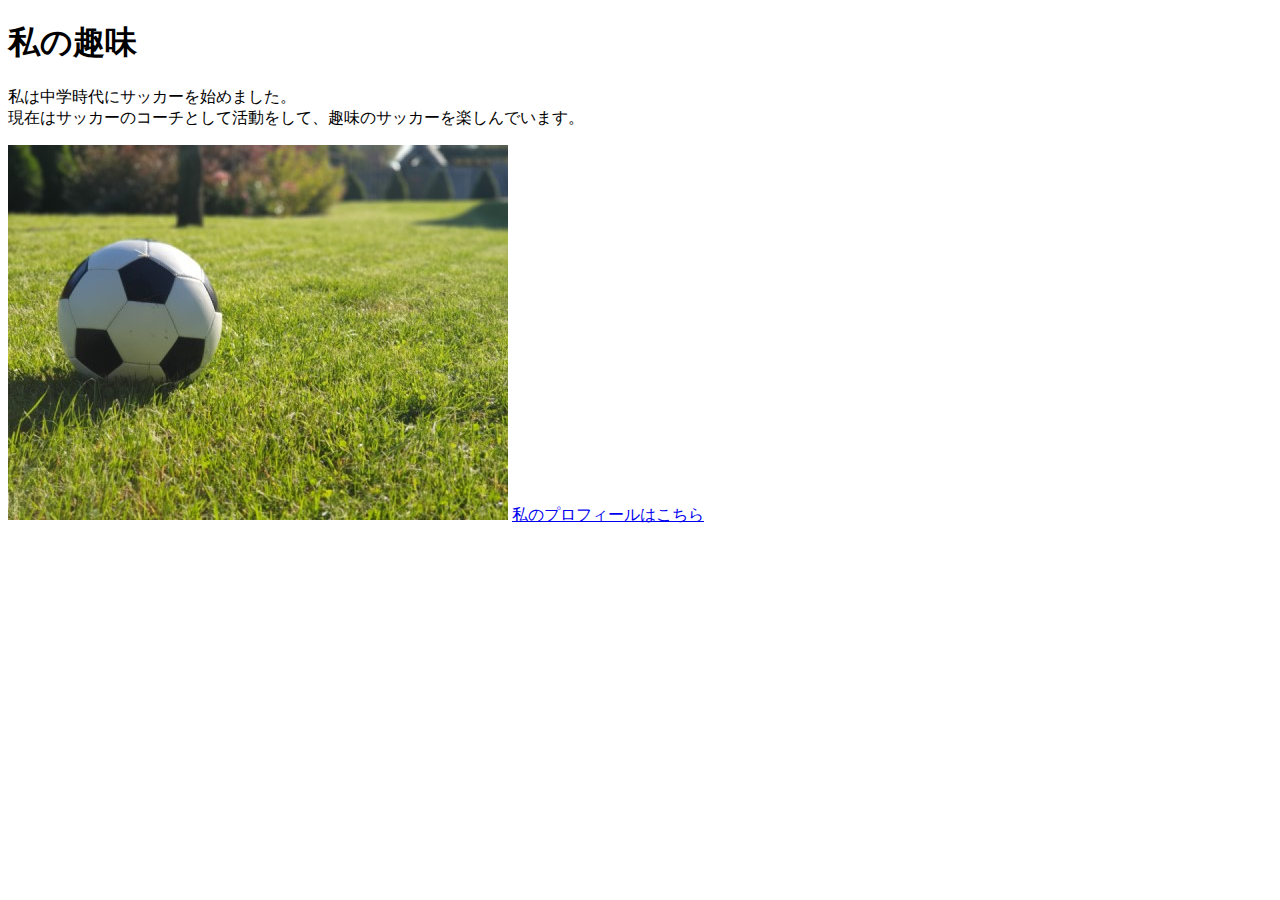
<file: kadai_005/html/kadai_005.html>
<!DOCTYPE html>
<html>
  <head>
    <title>５章課題</title>
    <meta name="description"content="このページは５章の課題です。">
    <meta charset="UTF-8">
  </head>
  <body>
    <h1>私の趣味</h1>
    <p>私は中学時代にサッカーを始めました。<br>
    現在はサッカーのコーチとして活動をして、趣味のサッカーを楽しんでいます。
    </p>
    <img src="../images/sample.jpg" alt="サッカーボール">
   <a href="https://x.com/samuraijuku">私のプロフィールはこちら</a>
  </body>
</html>
</file>
<file: html-css-kadai_013/style.css>
body {
  font-family: "Source Sans Pro", "Hiragino Kaku Gothic ProN", Meiryo, Arial,
    sans-serif;
}

p {
  font-size: 15px;
}

#main-visual>img {
  width: 100%;
}


@media screen and (min-width: 768px) {
  
  body {
    max-width: 1080px;
    min-width: 960px;
    margin: 0 auto 0 auto;
  }

  header {
    display: flex;
    justify-content: space-between;
  }

  #nav-pc {
    text-align: right;
    font-size: 14px;
    padding-top: 15px;
  }

  #nav-pc>a {
    text-decoration: none;
    margin-left: 20px;
  }

  #nav-pc>a:link {
    color: #0d0d0d;
  }

  #nav-pc>a:visited {
    color: #0d0d0d;
  }

  #nav-pc>a:hover {
    color: #0d0d0d;
    text-decoration: underline;
  }

  #nav-pc>a:active {
    color: #0d0d0d;
  }

  #menu-sp {
    display: none;
  }

  #nav-sp li{
    display: none;
  }
}

@media screen and (max-width:767px){

  body {
    min-width: 375px;
    margin: 0;
  }

  #nav-pc {
    display: none;
  }

  #menu-sp {
  position: absolute;
  right: 0;
  top: 0 ;
  }

  #nav-sp {
  position: absolute;
  top:0;
  left:0;
  height: 100%;
  width: 100%;
  z-index: 100;
  display: none;
  background-color: #ce933e;
  text-decoration: none;
  }

  #nav-sp ul {
  padding-left: 0;
  }

  #nav-sp li {
    list-style: none;
  }

  #close {
  position: absolute;
  top: 20px;
  right: 20px;
  }

  #logo-sp {
  margin: 80px 0 30px 20px;
  }

  #nav-sp a {
  display: block;
  }

  #nav-sp a:link {
  color: #ffffff;
  }

  #nav-sp a:visited {
  color: #ffffff;
  }

  #nav-sp a:hover {
  color: #ffffff;
  text-decoration: underline;
  }

  #nav-sp a:active {
  color: #ffffff;
  }

  #nav-sp .menu{
  text-decoration: none;
  display: block;
  margin: 0 20px;
  height: 44px;
  font-size: 16px;
  background-image: url("images/arrow.png");
  background-repeat: no-repeat;
  background-position: right top;
  }	
}
</file>
<file: socialtech/style.css>
{
  box-sizing: border-box;
}

p {
  font-size: 15px;
}

body {
  max-width: 1080px;
  margin: 0 auto 0 auto;
  font-family: "Source Sans Pro", "Hiragino Kaku Gothic ProN", Meiryo, Arial, sans-serif;
}
  
header {
  display: flex;
  justify-content: space-between;
}

#nav-pc {
  font-size: 14px;
}

#nav-pc ul {
  display: flex;
  padding-left: 0;
}

#nav-pc li {
  list-style: none;
}

#nav-pc a {
  text-decoration: none;
  margin-left: 20px;
  color: #0d0d0d;
}

#nav-pc a:hover {
  text-decoration: underline;
}

#nav-sp,
#menu-sp {
  display: none;
}

#main-visual {
  position: relative;
  height: 400px;
}

#main-message {
  position: absolute;
  top: 0;
  left: 0;
  background-color: #2710d5;
  color: #ffffff;
  border-radius: 0 0 476px 0;
  max-width: 620px;
  height: 100%;
  width: 100%;
  z-index: 11;
}

#main-message h1 {
  font-size: 60px;
  margin: 100px 0 0 50px;
}

#main-message > p {
  font-size: 28px;
  margin: 0 0 0 50px;
}

#main-visual > img {
  max-width: 620px;
  border-radius: 476px 0 0 0;
  position: absolute;
  top: 0;
  right: 0;
  z-index: 10;
}

h2 {
  margin: 40px 0 0 0;
}

h2::after {
  content: url("images/line.png");
  margin-left: 10px;
}

h3 {
  font-size: 27px;
}

#mission {
  margin: 80px auto 80px auto;
}

#mission-flex {
  display: flex;
}

#mission-flex > div {
  width: 50%;
  margin: 20px;
}

#mission-photo {
  width: 100%;
}

#s2dgs {
  margin-top: 50px;
  width: 100%;
}

#product {
  background-color: #fafafa;
  margin: 80px 0 80px 0;
  padding: 10px 40px 0px 40px;
}

#product .product-flex {
  margin-top: 40px;
  display: flex;
}

#product-left {
  width: 50%;
  margin-right: 20px;
}

#product-right {
  width: 50%;
  margin-left: 20px;
  margin-top: 80px;
}

#product-left > div {
  position: relative;
  height: 480px;
  margin-right: 20px;
}

#product-right > div {
  position: relative;
  height: 480px;
  margin-left: 20px;
}

.product-photo {
  width: 100%;
}

.product-explain {
  background-color: #ffffff;
  position: absolute;
  left: 0;
  bottom: 50px;
  margin: 0 40px 0 40px;
  padding: 20px;
  box-shadow: 5px 5px 10px rgba(0, 0, 0, 0.05);
}

.product-explain > span {
  color: #2710d5;
  font-weight: bold;
  font-size: 16px;
  margin: 0px;
}

.product-explain > h3 {
  margin: 5px 0 5px 0;
}

.product-explain > p {
  font-size: 14px;
  margin: 0;
}

#product-more {
  text-align: center;
}

#product-more a {
  position: relative;
  bottom: -42px;
}

#aboutus {
  margin: 80px auto 80px auto;
}

#aboutus > div {
  display: flex;
}

.culture-img {
  width: 50%;
  align-self: flex-start;
}

.culture-img2 {
  margin-top: 50px;
  width: 100%;
}

.culture-table {
  margin-right: 50px;
}

.culture-num {
  font-size: 80px;
  color: #2710d5;
  padding: 0 20px 0 0;
}

.culture-table th {
  text-align: left;
  font-size: 28px;
  font-weight: bold;
}

.culture-en {
  color: #2710d5;
  font-size: 24px;
}

.culture-description {
  margin: 0;
}

#vision {
  margin: 80px auto 80px auto;
}

#vision > div {
  display: flex;
  justify-content: space-between;
  flex-wrap: wrap;
}

.vision-box {
  width: 300px;
  height: 300px;
  margin-bottom: 30px;
  position: relative;
}

.vision-box > img {
  width: 100%;
  position: relative;
  z-index: 30;
}

.vision-box > div {
  position: absolute;
  top: 0;
  left: 0;
  z-index: 31;
  margin-right: 20px;
}

.vision-box > div > h4 {
  color: #2710d5;
  font-size: 19px;
  margin: 80px 0 0 0;
}

.vision-box > div > h4::first-letter {
  font-size: 40px;
}

.vision-box > div > h5 {
  font-size: 20px;
  margin: 0 0 0 0;
}

.vision-box > div > p {
  margin: 10px 0 0 0;
}

#company {
  margin: 80px auto 80px auto;
}

#company-table {
  width: 100%;
}

.tableheader {
  text-align: left;
  padding: 20px;
  border-bottom-color: #2710d5;
  border-bottom-width: 1px;
  border-bottom-style: solid;
  width: 100px;
}

.tableheader-first {
  border-top-color: #2710d5;
  border-top-width: 1px;
  border-top-style: solid;
}

.cell {
  padding: 30px;
  border-bottom-color: #ececec;
  border-bottom-width: 1px;
  border-bottom-style: solid;
}

.cell-first {
  border-top-color: #ececec;
  border-top-width: 1px;
  border-top-style: solid;
}

#company > iframe {
  width: 100%;
  height: 368px;
  margin-top: 40px;
}

#contact {
  margin: 80px auto 80px auto;
}

#contact > form > div {
  display: flex;
  flex-direction: row;
  flex-wrap: wrap;
  padding-bottom: 30px;
}

.contact-heading {
  width: 240px;
  align-self: center;
}

.contact-label {
  font-weight: bold;
}

.contact-span {
  color: #ce2222;
  margin: 0 0 0 20px;
  font-weight: bold;
}

.contact-textbox {
  border-top: 0px;
  border-left: 0px;
  border-right: 0px;
  border-bottom-width: 1px;
  border-bottom-color: #707070;
  border-style: solid;
  background-color: #fafafa;
  height: 56px;
  width: 400px;
}

.contact-textarea {
  border-top: 0px;
  border-left: 0px;
  border-right: 0px;
  border-bottom-width: 1px;
  border-bottom-color: #707070;
  background-color: #fafafa;
  width: 400px;
  height: 200px;
}

#contact dt {
  font-weight: bold;
}

#contact dd {
  margin: 0 0 16px 0;
}

#contact dd p {
  margin: 0;
}

#contact dd ul {
  padding-left: 0;
}

#contact dd li {
  margin-bottom: 0;
  list-style: none;
}

footer {
  background-color: #0d0d0d;
  text-align: center;
  padding: 80px 80px 30px 80px;
}

#footer-logo {
  margin-bottom: 30px;
}

#footer-link {
  margin-bottom: 50px;
}

#footer-link > a {
  text-decoration: none;
  margin: 10px;
  color: #ffffff;
}

#footer-link > a:hover {
  text-decoration: underline;
}

#sns-footer {
  display: flex;
  justify-content: space-between;
  text-align: left;
}

#sns-footer a {
  margin-right: 30px;
}

#copyright {
  color: #ffffff;
  margin: 0;
}

.mission-main-inner {
  background-image: url("images/mission/mission-main.png");
  background-repeat: no-repeat;
  background-position-y: center;
}

#mission-title {
  background-color: #2710d5;
  width: 368px;
  color: #ffffff;
  height: 496px;
  border-radius: 0 248px 248px 0;
  position: relative;
}

#mission-title h1 {
  position: absolute;
  top: 0;
  left: 100px;
  font-size: 80px;
  line-height: 1;
}

#mission-title h1 span {
  font-size: 26px;
}

#mission-title > p {
  position: absolute;
  top: 350px;
  left: 100px;
  font-size: 16px;
}

#mission-s2dgs {
  padding: 20px;
}

.mission-h2 {
  color: #2710d5;
  font-size: 40px;
}

.mission-h2::after {
  content: none;
}

#mission-five-goals {
  padding: 20px;
  display: flex;
}

#mission-five-goals .five-goals-image {
  width: 30%;
  padding: 20px;
}

#mission-five-goals .five-goals-image img {
  width: 100%;
}

#mission-five-goals .five-goals-read {
  width: 70%;
  padding: 20px;
}

#mission-five-goals .five-goals-read > div {
  margin-bottom: 40px;
}

.fivegoals-image-right {
  float: right;
  margin: 20px;
}

.fivegoals-image-left {
  float: left;
  margin: 20px;
}

.fivegoals-number {
  color: #2710d5;
  font-size: 48px;
  font-weight: bold;
  margin: 0;
}

.fivegoals-h3 {
  font-size: 28px;
  margin: 0;
}

.fivegoals-p {
  margin: 0;
}

.product-main-inner {
  background-image: url("images/product/product-main.png");
  background-repeat: no-repeat;
  background-position-y: center;
}

#product-title {
  background-color: #2710d5;
  width: 368px;
  color: #ffffff;
  height: 496px;
  border-radius: 0 248px 248px 0;
  position: relative;
}

#product-title h1 {
  position: absolute;
  top: 0;
  left: 100px;
  font-size: 80px;
  line-height: 1;
}

#product-title h1 span {
  font-size: 26px;
}

#product-title > p {
  position: absolute;
  top: 350px;
  left: 100px;
  font-size: 16px;
}

.product-section {
  display: flex;
  padding: 20px 20px 0;
}

.product-section .product-section-img {
  width: 450px;
}

.product-section-left .product-section-img img {
  width: 100%;
  padding: 0 40px 30px 0;
  border-radius: 0 432px 0 0;
}

.product-section-left .product-read {
  width: 50%;
  flex-grow: 1;
}

.product-section-left .product-read p {
  margin-bottom: 0;
}

.product-section-right {
  justify-content: space-between;
}

.product-section-right .product-section-img img {
  width: 100%;
  padding: 0 0 30px 40px;
  border-radius: 432px 0 0 0;
}

.product-section-right .product-read {
  width: 500px;
}

.product-h2 {
  color: #2710d5;
  font-size: 24px;
  margin: 0;
}

.product-h3 {
  font-size: 28px;
  margin: 0;
}

@media screen and (max-width: 767px) {
  #nav-pc {
    display: none;
  }

  #menu-sp {
    display: block;
    background-color: transparent;
    float: right;
    padding: 0;
    border: none;
  }

  #nav-sp {
    background-color: #2710d5;
    position: fixed;
    left: 0;
    top: 0;
    height: 100%;
    width: 100%;
    display: none;
    z-index: 100;
  }

  #close {
    position: absolute;
    top: 20px;
    right: 20px;
    background-color: transparent;
    border: none;
  }

  #nav-sp nav ul {
    padding-left: 0;
  }

  #nav-sp nav li {
    list-style: none;
  }

  #logo-sp {
    margin: 80px 0 30px 20px;
  }

  #nav-sp nav a {
    display: block;
    color: #ffffff;
  }

  #nav-sp nav a:hover {
    text-decoration: underline;
  }

  #nav-sp .menu {
    text-decoration: none;
    margin: 0 20px 0 20px;
    height: 44px;
    font-size: 16px;
    background-image: url("images/arrow.png");
    background-repeat: no-repeat;
    background-position: right top;
  }

  #sns {
    position: absolute;
    bottom: 20px;
    left: 20px;
  }

  #sns > a {
    margin-right: 30px;
  }

  #main-visual {
    position: relative;
    height: 470px;
  }

  #main-visual > div {
    text-align: center;
    height: 280px;
  }

  #main-visual h1 {
    font-size: 28px;
    margin: 90px 0 0 0;
  }

  #main-visual > div > p {
    margin: 0;
    font-size: 15px;
  }

  #main-visual > img {
    width: 100%;
    border-radius: 476px 0 0 0;
    top: auto;
    bottom: 0;
  }

  h2 {
    margin: 15px 0 15px 0;
  }
  
  h3 {
    font-size: 24px;
    margin: 10px 0 0 0;
  }

  #mission {
    margin: 20px 0 20px 0;
    padding: 0 20px 0 20px;
  }

  #mission-flex {
    flex-direction: column;
  }

  #mission-flex > div {
  width: 100%;
  margin: 0;
}

  #product {
    margin: 0;
    padding: 10px 20px 0 20px;
  }

  #product .product-flex {
    flex-direction: column;
    margin-top: 0;
  }

  #product-left,
  #product-right {
    width: 100%;;
    margin: 0;
  }

  #product-left > div,
  #product-right > div {
    height: auto;
    margin: 0;
  }

  .product-explain {
    position: relative;
    margin: 0;
  }

  .product-explain > h3 {
    margin: 10px 0 10px 0;
    font-size: 24px;
  }

  #product-more {
    text-align: left;
  }

  #aboutus {
    margin: 80px 20px 80px 20px;
  }

  #aboutus > div {
    flex-direction: column;
  }

  .culture-table th {
    font-size: 16px;
  }

  .culture-table {
    margin-right: 0;
    padding-right: 20px;
    order: 2;
  }

  .culture-img {
    width: 100%;
    order: 1;
  }

  .culture-img2 {
    margin-top: 0;
  }

  .culture-num {
    padding: 0;
  }

  .culture-description {
    margin: 0;
  }

  #vision {
    margin: 80px 20px 80px 20px;
  }

  .vision-box > img {
    position: absolute;
    top: 0;
    left: 0;
  }

  .vision-box > div > h4 {
    margin: 60px 0 0 0;
  }

  #company {
    margin: 0 20px 0 20px;
  }

  #company > h3 {
    margin-bottom: 20px;
  }

  .tableheader {
    width: 50px;
  }

  .cell {
    padding: 20px;
  }

  #company > iframe {
    height: 240px;
  }

  #contact {
    margin: 80px 20px 80px 20px;
  }

  #contact > h3 {
    margin-bottom: 20px;
  }

  #contact > form > div {
    flex-direction: column;
    margin-bottom: 20px;
  }

  .contact-heading {
    align-self: auto;
    margin-bottom: 20px;
  }

  .contact-textbox {
    min-width: 300px;
    width: 100%;
  }

  .contact-textarea {
    height: 150px;
    width: 100%;
  }

  .radiobutton {
    margin-bottom: 20px;
  }

  footer {
    padding: 30px 20px 50px 20px;
    text-align: left;
  }

  #footer-link > a {
    margin: 0 20px 30px 0;
    display: block;
    background-image: url("images/arrow.png");
    background-repeat: no-repeat;
    background-position: right top;
  }

  #footer-link > a:hover {
    text-decoration: underline;
  }

  #sns-footer {
    flex-direction: column;
    justify-content: flex-start;
  }

  #copyright {
    font-size: 12px;
    margin-top: 30px;
  }

  #mission-main {
    height: 256px;
    margin-top: 4%;
    position: relative;
  }

  .mission-main-inner {
    height: 80%;
    background-size: cover;
  }

  #mission-title {
    width: 136px;
    height: 256px;
    position: absolute;
    top: -10%;
  }

  #mission-title h1 {
    left: 20px;
    font-size: 40px;
  }

  #mission-title h1 span {
    font-size: 18px;
  }

  #mission-title > p {
    top: 180px;
    left: 20px;
    font-size: 13px;
  }

  .mission-h2 {
    font-size: 38px;
    margin: 0px;
  }

  .mission-h2::after {
    content: none;
  }

  #mission-s2dgs > img {
    width: 100%;
  }

  #mission-five-goals {
    flex-direction: column;
  }

  #mission-five-goals > div {
    padding: 0;
  }

  #mission-five-goals .five-goals-image,
  #mission-five-goals .five-goals-read {
    width: 100%;
    padding: 0;
  }

  #mission-five-goals .five-goals-read > div {
    display: flex;
    flex-direction: column;
  }

  .fivegoals-image-right,
  .fivegoals-image-left {
    align-self: center;
  }

  #product-main {
    height: 256px;
    margin-top: 4%;
    position: relative;
  }

  .product-main-inner {
    height: 80%;
    background-size: cover;
  }

  #product-title {
    width: 136px;
    height: 256px;
    position: absolute;
    top: -10%;
  }
  
  #product-title h1 {
    left: 20px;
    font-size: 40px;
  }

  #product-title h1 span {
    font-size: 18px;
  }

  #product-title > p {
    top: 180px;
    left: 20px;
    font-size: 13px;
  }

  .product-section {
    flex-direction: column;
  }

  .product-section .product-section-img {
    width: 100%;
  }
  
  .product-section .product-section-img img {
    width: 100%;
    padding: 0;
  }

  .product-section-left .product-section-img img {
    border-radius: 0 300px 0 0;
  }

  .product-section-left .product-read {
    width: 100%;
    flex-grow: 1;
  }

  .product-section-right .product-section-img img {
    order: 1;
    border-radius: 300px 0 0 0;
  }

  .product-section-right .product-read {
    order: 2;
    width: 100%;
  }

}
</file>
<file: kadai_018/style.css>
#top,#middle,#bottom{
  width: 800px;
  margin: 0 auto;
  box-sizing: border-box;
}

#top{
  background-color: #dcc9f4;
  margin: 20px auto;
  display: flex;
  justify-content: center;
  gap: 10px;
  padding: 20px;
}

.top-child{
  width: 20%;
  background-color: #ffd9df;
  text-align: center;
  padding: 10px;
  display: flex;
  justify-content: center;
  align-items: center;
}

#middle{
  height:800px;
  background-color: #ffd9df;
  margin: 20px auto;
  display: flex;
  justify-content: center;
  flex-wrap:wrap;
  align-items:center;
  gap:20px;
  padding:20px;
  position:relative;
}
#middle-child01{
  position: absolute;
  width:200px;
  height: 200px;
  background-color: #87ceeb;
  left:100px;
  top: 100px;
}
#middle-child02{
  position: absolute;
  width:200px;
  height: 200px;
  background-color: #87ceeb;
  left:300px;
  top: 300px;
}
#middle-child03{
  position: absolute;
  width:200px;
  height: 200px;
  background-color: #87ceeb;
  left: 500px;
  top: 500px;
}

#bottom{
height: 300px;
background-color: #87ceeb;
position: relative;
margin: 0 auto;
}

#bottom-child01,
#bottom-child02,
#bottom-child03{
  width: 400px;
  height:100px;
  background-color: #e5dcf0;
  position: absolute;
}


#bottom-child01{
  top: 0;
  left: 0;
}
#bottom-child02{
  top: 100px;
  left: 200px;
}

#bottom-child03{
  top: 200px;
  left:400px;
}
</file>
<file: kadai_022/style.css>
h1,p,body{
  margin: 0%;
}
article p,
article a{
  font-size:20px;
}
header{
  margin-bottom:20px;
  background-color: rgb(244,79,79);
  text-align:center;
  padding:10px 0;
}
header h1{
  color:rgb(255,255,255);
}
main{
  padding:10px;
}
#parent{
  display:flex;
  justify-content: space-between;
}
.contents{
  border:3px solid rgb(238,204,204);
  flex-basis:25%;
  padding:10px 15px;
  margin:20px 0;
  text-align:center;
}
h2{
 font-size: 25px;
 border-bottom: 3px dotted rgb(236,122,122);
 padding-bottom: 10px;
 box-sizing:border-box;
}
h2{
  text-align:center;
  display: block;
  align-items:center;
  gap: 8px;
}
h2::before{
content: "⚫︎"; 
color: rgb(239,111,139);
font-size: 20px;
}
.contents p:nth-of-type(2)::first-letter{
  font-weight: bold;
  color:rgb(97,206,249)
}
.contents img{
  margin:10px 0;
  width: 70%;
}
footer{
  background-color: rgb(244,79,79);
  text-align: center;
}
footer a{
  color: rgb(255,255,255);
}
footer a:visited {
  color: rgb(193,234,251);
}
footer a:hover{
  color: rgb(245,178,168);
}
@media(max-width:768px){
  h2{
    font-size: 30px;
  }
  p{
    font-size: 25px;
  }
  #parent{
   display: flex;
   flex-direction: column;
  }
}
</file>
